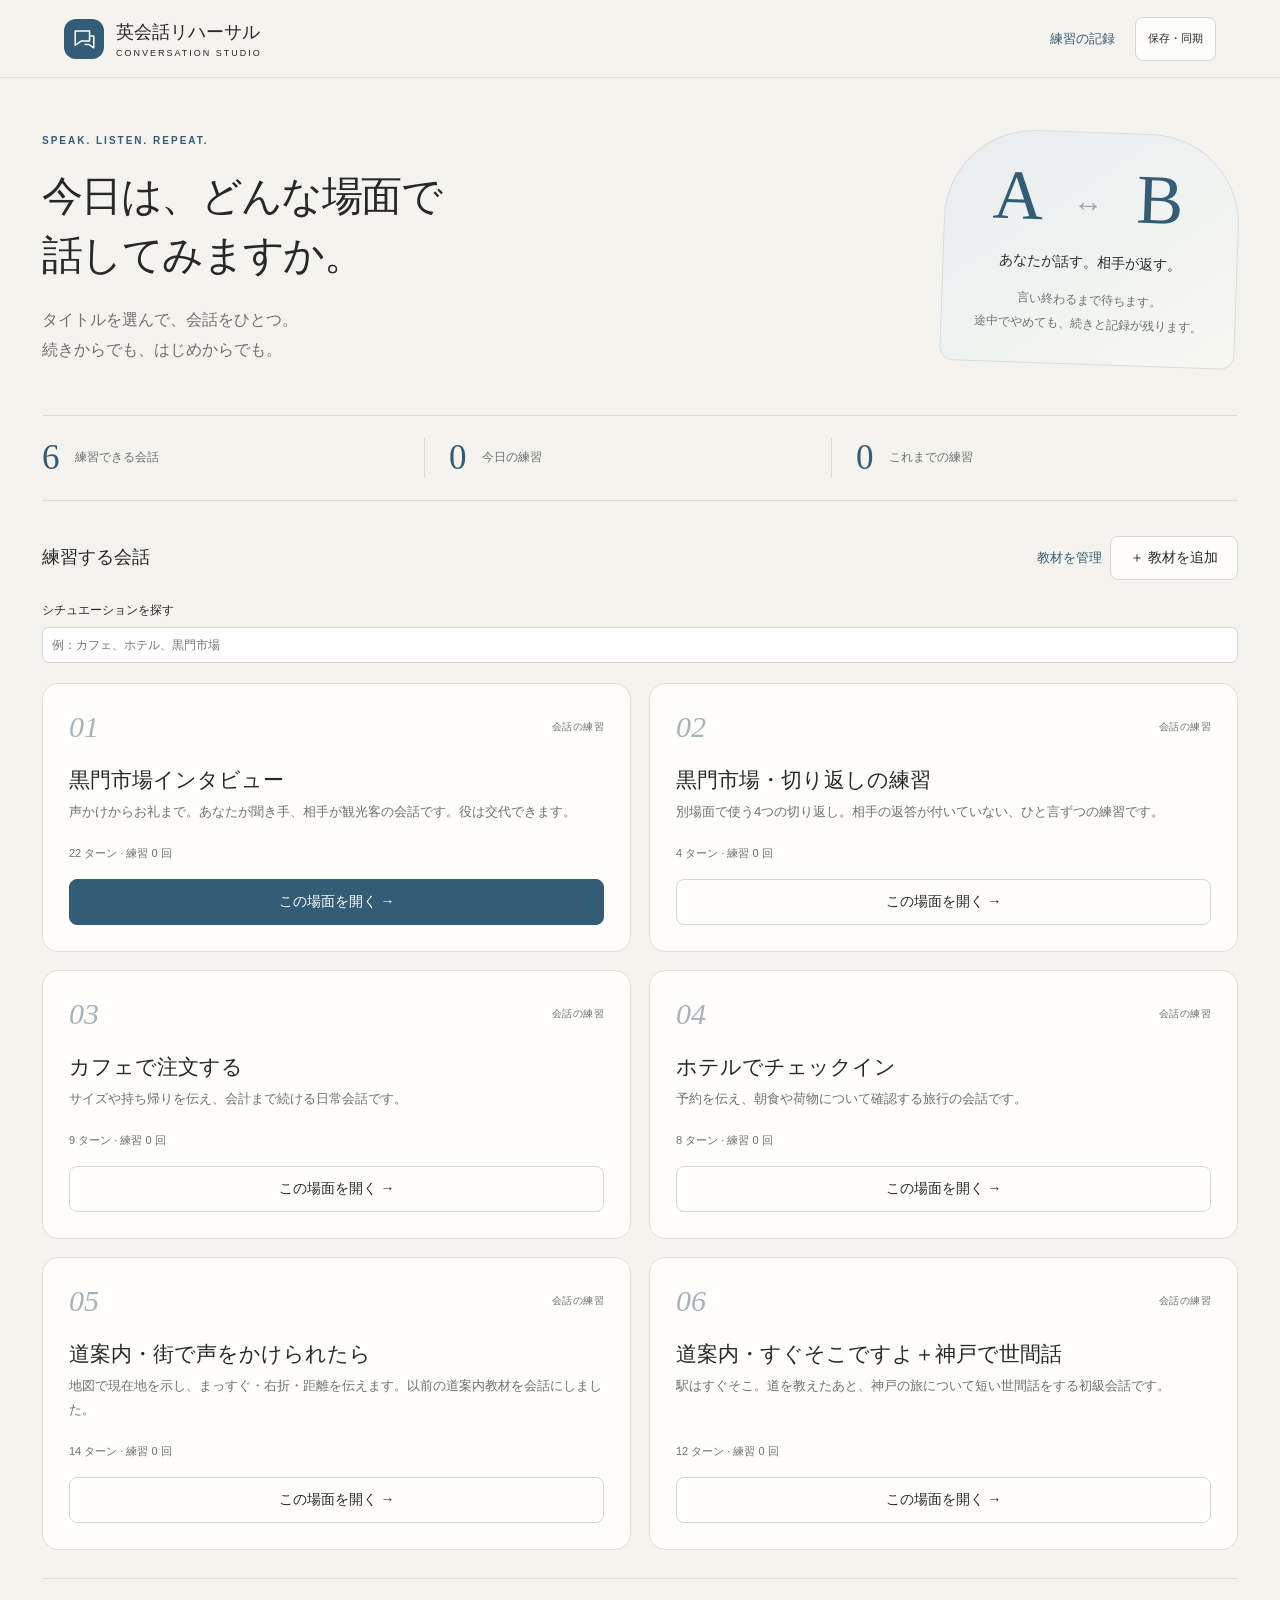
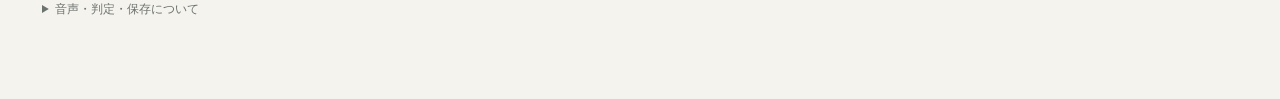
<file: conversation/index.html>
<!doctype html>
<html lang="ja"><head><meta charset="UTF-8"><meta name="viewport" content="width=device-width,initial-scale=1,viewport-fit=cover"><meta name="theme-color" content="#335d76"><title>英会話リハーサル</title><link rel="manifest" href="manifest.webmanifest"><link rel="icon" href="icon.svg" type="image/svg+xml"><link rel="stylesheet" href="style.css?v=5"><link rel="stylesheet" href="library.css?v=5"></head>
<body>
<header class="topbar"><a class="brand" href="./"><span class="brand-mark" aria-hidden="true"><svg viewBox="0 0 32 32"><path d="M5 7h17v12H12l-7 5V7Zm18 6h4v14l-6-4h-5"/></svg></span><span>英会話リハーサル<small>CONVERSATION STUDIO</small></span></a><div class="top-actions"><button id="history-open" class="text-button">練習の記録</button><button id="sync-open" class="secondary small">保存・同期</button></div></header>
<main>
<section id="library" hidden>
  <div class="hero"><div><p class="eyebrow">SPEAK. LISTEN. REPEAT.</p><h1 id="home-title" tabindex="-1">今日は、どんな場面で<br>話してみますか。</h1><p class="lead">タイトルを選んで、会話をひとつ。<br>続きからでも、はじめからでも。</p></div><div class="hero-note"><span class="note-number">A <i>↔</i> B</span><p>あなたが話す。相手が返す。</p><small>言い終わるまで待ちます。<br>途中でやめても、続きと記録が残ります。</small></div></div>
  <div id="home-stats" class="home-stats"></div>
  <div class="section-heading library-heading"><h2>練習する会話</h2><div class="helper-actions"><button id="manage-open" class="text-button">教材を管理</button><button id="add-lesson" class="secondary">＋ 教材を追加</button></div></div>
  <label class="lesson-search-label">シチュエーションを探す<input id="lesson-search" type="search" placeholder="例：カフェ、ホテル、黒門市場"></label>
  <div id="lesson-list" class="lesson-grid"></div>
  <details class="about"><summary>音声・判定・保存について</summary><p>相手役は登録されたセリフを英語の合成音声で読みます。声の自然さは、端末・ブラウザで利用できる音声によって変わります。ChatGPTの自由会話や有料APIは使用しません。</p><p>判定は音声認識の英文とお手本の一致度です。音素・アクセント・抑揚を採点するものではありません。固有名詞などの誤認識はスキップできます。</p><p>Chromeなどでは、音声認識のため音声がブラウザ提供元のサービスへ送られます。通信が必要な場合があります。教材・進捗はこのブラウザ内に保存します。録音は保存しません。教材は書き出してバックアップできます。</p><p><a href="https://developer.mozilla.org/en-US/docs/Web/API/SpeechRecognition" target="_blank" rel="noreferrer">音声認識の仕様</a> · <a href="https://learn.microsoft.com/en-us/azure/ai-services/speech-service/how-to-pronunciation-assessment" target="_blank" rel="noreferrer">より詳しい発音評価について（外部サービス・別契約）</a></p></details>
</section>
<section id="manager" hidden aria-labelledby="manager-title">
  <div class="section-heading"><button id="manager-back" class="text-button">トップに戻る <kbd>Esc</kbd></button></div>
  <p class="eyebrow">YOUR LIBRARY</p><h1 id="manager-title" tabindex="-1">教材を整える。</h1><p class="muted">今練習するものをトップへ。あとで使うものはアーカイブへ。<br>削除した教材はごみ箱から戻せます。練習の記録は残ります。</p>
  <div id="manage-tabs" class="manage-tabs" aria-label="教材の保存場所"><button data-state="active" aria-pressed="true">練習中</button><button data-state="archived" aria-pressed="false">アーカイブ</button><button data-state="deleted" aria-pressed="false">ごみ箱</button></div>
  <label class="lesson-search-label">タイトルを探す<input id="manage-search" type="search" placeholder="教材名で検索"></label>
  <div class="manage-toolbar"><label class="check"><input id="manage-all" type="checkbox">表示中を選択</label><span id="manage-selected" class="small muted">0 件選択</span><div class="helper-actions"><button id="bulk-archive" class="secondary small" disabled>アーカイブ</button><button id="bulk-restore" class="secondary small" disabled>トップに戻す</button><button id="bulk-delete" class="text-button small" disabled>削除</button></div></div>
  <p id="manage-status" class="small" role="status"></p><div id="manage-list" class="manage-list"></div>
</section>
<section id="studio" hidden>
  <div class="section-heading studio-navigation"><button id="back" class="text-button">トップに戻る <kbd>Esc</kbd></button><button id="export-lesson" class="text-button">教材を書き出す</button></div>
  <div class="studio-title"><div><p class="eyebrow">YOUR CONVERSATION</p><h1 id="lesson-title"></h1><p id="lesson-description" class="muted"></p></div><span id="session-count" class="pill"></span></div>
  <div class="workspace"><aside class="settings panel">
    <figure id="scene" class="scene"><img id="scene-image" src="scene-kuromon.png?v=3" alt="黒門市場をイメージした通路で、観光客がこちらを向いている写真風の生成画像"><div id="scene-error" hidden>画像を読み込めませんでした。<button id="scene-retry" class="secondary small">画像を再表示</button></div><figcaption><span>KUROMON MARKET</span><strong id="scene-state">観光客との会話</strong><small>練習用の生成イメージ</small></figcaption></figure>
    <div class="flow-note"><strong>声をかけたら、会話が始まります。</strong><p>あなた → 相手 → あなた。<br>合格したら、そのまま次の返答へ。</p></div>
    <details id="settings-details"><summary>声・テンポ・判定を調整</summary><div class="settings-inner">
    <label>あなたの役<select id="role"><option value="A">聞き手</option><option value="B">相手</option></select></label>
    <label>聞き取り判定<select id="difficulty"><option value="easy">優しい — 大筋が合えばOK</option><option value="medium" selected>中くらい — おおむね正確に</option><option value="strict">厳しい — ほぼ全文が一致</option></select></label>
    <label>英語の声<select id="voice"></select></label><button id="voice-preview" class="text-button small">選んだ声を試聴</button>
    <label>読み上げ速度 <output id="rate-value">1.0倍</output><input id="rate" type="range" min="0.65" max="1.15" step="0.05" value="1"></label>
    <label>言い終わってから待つ時間<select id="gap"><option value="700" selected>0.7秒 — 自然な会話</option><option value="1200">1.2秒 — 少しゆったり</option><option value="2000">2秒 — 標準</option><option value="3200">3.2秒 — ゆっくり</option><option value="5000">5秒 — じっくり</option></select></label>
    <label class="check"><input type="checkbox" id="auto" checked> 合格したら自動で次へ</label>
    <label class="check"><input type="checkbox" id="translation" checked> 日本語訳を表示</label>
    <label class="check"><input type="checkbox" id="scene-toggle" checked> 場面の画像を表示</label>
    <div class="setting-note">途中で考えても大丈夫です。文末まで聞き取れてから、無音の時間を待って進みます。</div>
    <p id="capability" class="muted small"></p>
    </div></details>
  </aside>
  <div class="practice-column">
    <div class="progress-head"><span id="progress-label">0 / 27 セリフ</span><span id="mode-label">準備できました</span></div><div class="progress-track"><div id="progress-fill"></div></div>
    <div id="conversation-history" class="conversation-history" aria-label="直前のやりとり"></div>
    <article class="conversation panel">
      <div class="turn-top"><span id="speaker" class="speaker">あなたの番</span><span id="line-number" class="muted small"></span></div>
      <p id="english" class="english" lang="en"></p><p id="japanese" class="japanese"></p>
      <div id="hint-box" class="hint-box" hidden><span class="eyebrow">読みの手がかり</span><p id="hint-text"></p><small>カタカナは近似です。お手本の音も聞いてください。</small></div>
      <div class="helper-actions"><button id="model" class="secondary small">お手本を聞く</button><button id="slow-model" class="secondary small">ゆっくり聞く</button><button id="hint" class="secondary small">カタカナヒント</button><button id="replay-partner" class="secondary small">相手の返答をもう一度</button></div>
      <div class="listening-box"><div class="listening-heading"><span id="listen-indicator" class="indicator"></span><strong id="status" role="status" aria-live="polite">「会話を始める」でマイクを接続します</strong></div><div class="meter" aria-label="マイクの音量"><div id="meter-fill"></div></div><p id="mic-health" class="small muted">マイク：停止中</p><p id="heard" lang="en">聞き取った英語がここに表示されます。</p><p id="feedback" class="feedback"></p><button id="reconnect-mic" class="text-button small" hidden>マイクを接続し直す</button></div>
      <div class="primary-actions"><button id="start" class="primary">会話を始める</button><button id="pause" class="secondary" hidden>一時停止</button><button id="done" class="primary" hidden>言い終わりました</button><button id="retry" class="secondary" hidden>最初から言い直す</button><button id="skip" class="text-button">このセリフをスキップ →</button><button id="exit-practice" class="text-button">中断・終了してトップへ</button></div>
      <p id="flow-status" class="flow-status">開始は一度だけ。あとは話すだけで進みます。</p>
      <p id="privacy" class="small muted">開始するとマイクを使います。音声認識はブラウザ提供元へ音声を送信する場合があります。</p>
    </article>
    <div id="next-preview" class="next-preview"></div>
    <section id="line-notes" class="panel line-notes" aria-labelledby="notes-title"><p class="eyebrow">A LITTLE HELP</p><h2 id="notes-title">このセリフのポイント</h2><p class="small muted">意味と形を確認してから、そのまま声に出せます。</p><div id="notes-content" class="notes-grid"></div></section>
    <details class="script-panel panel"><summary>会話全体を見る・途中のセリフから始める</summary><ol id="script-list"></ol></details>
    <section id="result" class="panel result" hidden><p class="eyebrow">CONVERSATION COMPLETE</p><h2>最後まで話せました。</h2><div class="score-heading"><strong id="session-score">—</strong><span>聞き取り一致度 / 100点<small>音素・アクセントを採点した点数ではありません。</small></span></div><p id="result-summary"></p><div id="session-stats" class="session-stats"></div><p id="record-status" class="small muted"></p><h3>苦手だったところを、もう一度。</h3><p class="small muted">復習したい文を選んでください。今日は終わることもできます。</p><div id="review-list"></div><div id="word-review" class="word-review"></div><div class="helper-actions"><button id="review-sentences" class="primary">選んだ文章を練習</button><button id="review-words" class="secondary">苦手な単語を練習</button><button id="finish-today" class="secondary">今日はここまで</button><button id="restart" class="text-button">同じ会話をもう一度</button></div></section>
  </div></div>
</section>
<p id="notice" class="notice" role="alert" hidden></p>
</main>
<dialog id="history-dialog"><div class="section-heading"><h2>練習の記録</h2><button id="history-close" class="text-button">閉じる</button></div><div id="history-summary" class="session-stats"></div><div id="history-list"></div></dialog>
<dialog id="sync-dialog"><div class="section-heading"><h2>保存とパソコン間の同期</h2><button id="sync-close" class="text-button">閉じる</button></div><p>教材・点数・復習・練習回数を、この端末に自動保存します。別のパソコンにも同じGoogleアカウントで引き継げます。</p><div class="save-state"><strong id="local-save-status">端末に保存</strong><p id="cloud-state" role="status">クラウドは未接続です。</p><small id="cloud-account"></small></div><div class="helper-actions"><button id="cloud-login" class="primary">Googleで同期を始める</button><button id="cloud-sync" class="secondary" disabled>今すぐ同期</button><button id="cloud-logout" class="text-button" hidden>同期を切る</button></div><p class="small muted">同期先は既存タイピング用のFirebaseです。会話用の専用データに保存し、音声録音は送信・保存しません。接続できない時も端末の記録を残し、次の同期時に送ります。</p><hr><h3>ファイルにも控えを残す</h3><p class="small muted">教材と全練習履歴を一括で書き出します。別の端末への手動引き継ぎにも使えます。読み込みは同じ記録を二重に数えず、既存データと合流します。</p><div class="helper-actions"><button id="backup-export" class="secondary">全データを書き出す</button><label class="file-button secondary">バックアップを読み込む<input id="backup-import" type="file" accept=".json" hidden></label></div><p id="backup-status" role="status" class="small"></p><p class="small muted">Google同期を他の端末で使うにはHTTPS版の公開が必要です。現在のlocalhostはこのPC専用です。</p></dialog>
<dialog id="import-dialog"><form id="import-form"><div class="section-heading"><h2>会話の教材を追加</h2><button type="button" id="close-import" class="text-button">閉じる</button></div><p class="muted">A と B のセリフを好きな順番で追加できます。同じ役が続いても大丈夫です。</p><label>教材名<input id="import-title" maxlength="100" placeholder="例：カフェで注文する"></label><label>ファイルを読み込む（CSV / JSON / TXT）<input id="import-file" type="file" accept=".csv,.json,.txt"></label><label>会話の内容<textarea id="import-text" rows="9" spellcheck="false" placeholder="A | Hi! Do you have a minute? | 少しお時間ありますか？ | ハイ！ ドゥーユー ハヴァ ミニット？&#10;B | Sure. What's up? | いいですよ。どうしました？ | シュア。ワッツ アップ？"></textarea></label><p class="small muted">1行ごとに「役 | 英文 | 日本語訳 | 読みのヒント」。訳とヒントは省略できます。CSVは role,en,ja,hint 列に対応。既存の長文CSVも「あなた：」「相手：」付きなら読み込めます。</p><div id="import-preview" class="small"></div><p id="import-error" role="alert"></p><div class="helper-actions"><button type="button" id="preview-import" class="secondary">内容を確認</button><button type="submit" class="primary">教材を保存</button></div></form></dialog>
<div id="mobile-session-bar" class="mobile-session-bar" hidden><button id="mobile-toggle" class="primary">会話を始める</button><button id="mobile-exit" class="secondary">終了してトップへ</button></div>
<script src="core.js?v=5"></script><script src="lessons.js?v=3"></script><script src="scenarios.js?v=3"></script><script src="directions.js?v=6"></script><script src="interview-notes.js?v=5"></script><script src="notes.js?v=5"></script><script src="score.js?v=3"></script><script src="records.js?v=5"></script><script src="app.js?v=5"></script>
</body></html>
</file>
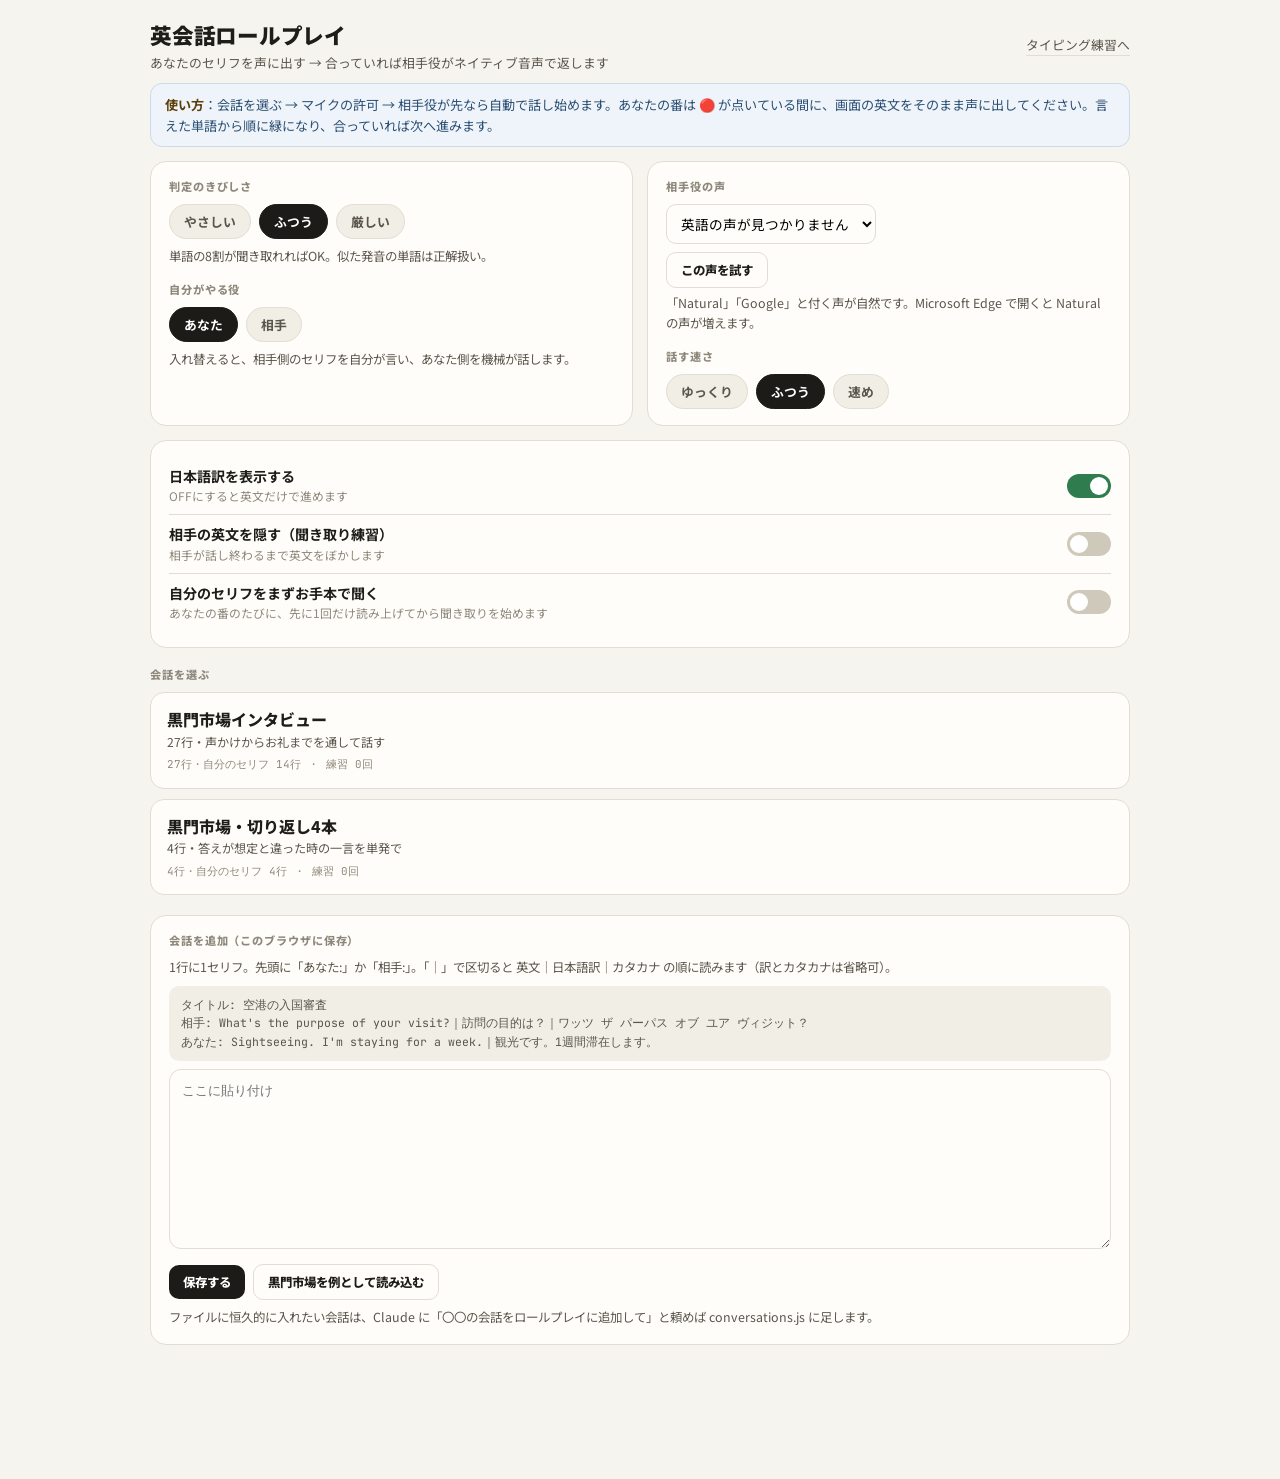
<file: speak_en.html>
<!DOCTYPE html>
<html lang="ja">
<head>
<meta charset="UTF-8">
<meta name="viewport" content="width=device-width, initial-scale=1.0">
<title>英会話ロールプレイ</title>
<link href="https://fonts.googleapis.com/css2?family=Noto+Sans+JP:wght@400;600;700;900&family=JetBrains+Mono:wght@400;700;800&display=swap" rel="stylesheet">
<style>
:root{
  --bg:#f6f4ef; --surface:#fffdf9; --surface-alt:#f1eee6; --border:#e2ddd2;
  --text:#1f1d1a; --sub:#5b564d; --muted:#8e887c;
  --green:#2f7d4f; --green-bg:#e6f4ea; --amber:#b7791f; --amber-bg:#fdf3e0; --red:#c0392b; --red-bg:#fbe9e7;
  --ink:#1c1b18;
}
*{box-sizing:border-box}
html,body{margin:0;padding:0}
body{font-family:'Noto Sans JP',sans-serif;background:var(--bg);color:var(--text);line-height:1.6;padding:0 16px 120px;min-height:100vh}
a{color:inherit}
.wrap{max-width:980px;margin:0 auto}
.topbar{display:flex;align-items:center;justify-content:space-between;gap:12px;padding:18px 0 10px;flex-wrap:wrap}
.topbar h1{font-size:1.35rem;font-weight:900;margin:0;letter-spacing:-0.01em}
.topbar .sub{font-size:0.8rem;color:var(--sub)}
.link{font-size:0.8rem;color:var(--sub);text-decoration:none;border-bottom:1px solid var(--border)}
.card{background:var(--surface);border:1px solid var(--border);border-radius:16px;padding:16px 18px;margin-bottom:14px}
.sec-label{font-size:0.7rem;font-weight:800;letter-spacing:0.08em;color:var(--muted);margin-bottom:8px}
.grid2{display:grid;grid-template-columns:1fr 1fr;gap:14px}
@media(max-width:720px){.grid2{grid-template-columns:1fr}}
.row{display:flex;flex-wrap:wrap;gap:8px;align-items:center}
.chip{font-family:inherit;font-size:0.8rem;font-weight:700;padding:7px 14px;border-radius:999px;border:1px solid var(--border);background:var(--surface-alt);color:var(--sub);cursor:pointer}
.chip.on{background:var(--ink);color:#fff;border-color:var(--ink)}
.chip:disabled{opacity:.4;cursor:default}
select{font-family:inherit;font-size:0.85rem;padding:8px 10px;border-radius:10px;border:1px solid var(--border);background:var(--surface);max-width:100%}
.hint{font-size:0.78rem;color:var(--sub)}
.warn{background:var(--amber-bg);border:1px solid #efd9a8;border-radius:12px;padding:10px 14px;font-size:0.82rem;color:#7a5410;margin-bottom:14px}
.warn b{color:#5d3f0a}
.toggle-row{display:flex;justify-content:space-between;align-items:center;gap:12px;padding:8px 0;border-top:1px solid var(--border)}
.toggle-row:first-of-type{border-top:0}
.toggle-row .t{font-size:0.88rem;font-weight:700}
.toggle-row .s{font-size:0.74rem;color:var(--muted)}
.sw{position:relative;width:44px;height:24px;flex-shrink:0}
.sw input{opacity:0;width:0;height:0}
.sw span{position:absolute;inset:0;background:#cfc9bc;border-radius:999px;transition:.2s}
.sw span::after{content:'';position:absolute;top:3px;left:3px;width:18px;height:18px;border-radius:50%;background:#fff;transition:.2s}
.sw input:checked+span{background:var(--green)}
.sw input:checked+span::after{transform:translateX(20px)}

/* 会話一覧 */
.conv{display:flex;justify-content:space-between;align-items:center;gap:12px;padding:14px 16px;border:1px solid var(--border);border-radius:14px;background:var(--surface);margin-bottom:10px;cursor:pointer;transition:.15s}
.conv:hover{border-color:#bfb8a8;transform:translateY(-1px)}
.conv .ct{font-size:1rem;font-weight:800}
.conv .cs{font-size:0.76rem;color:var(--sub)}
.conv .cm{font-family:'JetBrains Mono',monospace;font-size:0.68rem;color:var(--muted);margin-top:4px}
.conv .cm b{color:var(--green)}
.conv .tag{font-family:'JetBrains Mono',monospace;font-size:0.58rem;font-weight:800;letter-spacing:.06em;padding:3px 8px;border-radius:999px;background:var(--surface-alt);color:var(--sub);margin-left:6px}
.conv .del{font-family:inherit;font-size:0.72rem;color:var(--muted);background:none;border:1px solid var(--border);border-radius:8px;padding:4px 8px;cursor:pointer;flex-shrink:0}
.btn{font-family:inherit;font-size:0.9rem;font-weight:800;padding:12px 22px;border-radius:14px;border:0;background:var(--ink);color:#fff;cursor:pointer}
.btn.ghost{background:var(--surface);color:var(--text);border:1px solid var(--border)}
.btn.small{font-size:0.78rem;padding:8px 14px;border-radius:10px}
.btn:disabled{opacity:.4;cursor:default}
textarea{width:100%;min-height:180px;font-family:'JetBrains Mono',monospace;font-size:0.8rem;padding:12px;border-radius:12px;border:1px solid var(--border);background:var(--surface);resize:vertical}
pre.fmt{font-family:'JetBrains Mono',monospace;font-size:0.72rem;background:var(--surface-alt);border-radius:10px;padding:10px 12px;overflow-x:auto;margin:8px 0;color:var(--sub)}

/* 練習画面 */
.playhead{position:sticky;top:0;z-index:5;background:var(--bg);padding:12px 0 8px;border-bottom:2px solid var(--green);margin-bottom:12px}
.playhead .ttl{font-size:1.15rem;font-weight:900}
.playhead .meta{display:flex;gap:10px;align-items:center;flex-wrap:wrap;font-family:'JetBrains Mono',monospace;font-size:0.74rem;color:var(--sub)}
.bar{flex:1;min-width:120px;height:6px;background:var(--border);border-radius:3px;overflow:hidden}
.bar i{display:block;height:100%;background:var(--green);width:0;transition:.3s}
.script{display:flex;flex-direction:column;gap:10px;padding-bottom:20px}
.ln{border:1px solid var(--border);border-radius:16px;padding:12px 16px;background:var(--surface);opacity:.55;transition:.25s}
.ln.cur{opacity:1;box-shadow:0 6px 24px rgba(0,0,0,.06);border-color:#bfb8a8}
.ln.partner{background:var(--surface-alt)}
.ln.partner.cur{border-color:#6b9ac4;background:#eef4fa}
.ln.you.cur{border-color:var(--green)}
.ln .who{font-size:0.66rem;font-weight:800;letter-spacing:.06em;color:var(--muted);margin-bottom:4px}
.ln.you .who{color:var(--green)}
.ln.partner .who{color:#3b6fa0}
.ln .en{font-family:'JetBrains Mono',monospace;font-size:1.05rem;line-height:1.8}
.ln.cur.you .en{font-size:1.3rem}
.ln .en .w{border-radius:4px;padding:0 2px;transition:.15s}
.ln .en .w.hit{background:var(--green-bg);color:var(--green);font-weight:800}
.ln .en .w.miss{background:var(--red-bg);color:var(--red)}
.ln .en.hidden-en{filter:blur(6px);user-select:none}
.ln .ja{font-size:0.82rem;color:var(--sub);margin-top:4px}
.ln .kana{font-size:0.9rem;color:#7a5410;background:var(--amber-bg);border-radius:8px;padding:6px 10px;margin-top:8px}
.ln .heard{font-family:'JetBrains Mono',monospace;font-size:0.82rem;color:var(--sub);margin-top:8px;min-height:1.4em}
.ln .heard b{font-family:'Noto Sans JP',sans-serif;font-size:0.68rem;color:var(--muted);margin-right:6px}
.ln .fb{font-size:0.8rem;margin-top:6px;font-weight:700}
.ln .fb.ok{color:var(--green)}
.ln .fb.ng{color:var(--red)}
.ln .fb.sk{color:var(--amber)}
.ln .badge{display:inline-block;font-family:'JetBrains Mono',monospace;font-size:0.62rem;font-weight:800;padding:2px 8px;border-radius:999px;margin-left:8px;vertical-align:middle}
.badge.ok{background:var(--green-bg);color:var(--green)}
.badge.sk{background:var(--amber-bg);color:var(--amber)}

.ctrl{position:fixed;left:0;right:0;bottom:0;background:rgba(255,253,249,.96);backdrop-filter:blur(8px);border-top:1px solid var(--border);padding:10px 16px calc(10px + env(safe-area-inset-bottom));z-index:10}
.ctrl .in{max-width:980px;margin:0 auto;display:flex;flex-direction:column;gap:8px}
.status{display:flex;align-items:center;gap:10px;font-size:0.86rem;font-weight:700}
.dot{width:12px;height:12px;border-radius:50%;background:#cfc9bc;flex-shrink:0}
.dot.listen{background:var(--red);animation:pulse 1s infinite}
.dot.speak{background:#3b6fa0;animation:pulse .7s infinite}
.dot.ok{background:var(--green)}
@keyframes pulse{0%{box-shadow:0 0 0 0 rgba(192,57,43,.45)}100%{box-shadow:0 0 0 12px rgba(192,57,43,0)}}
.ctrl .row .btn{flex:1;min-width:88px}
.ctrl .row .btn.ghost{flex:0 0 auto}

/* 結果 */
.res-speed{font-family:'JetBrains Mono',monospace;font-size:2.6rem;font-weight:700;line-height:1;text-align:center;margin:8px 0}
.res-rank{font-family:'JetBrains Mono',monospace;font-size:0.72rem;font-weight:800;letter-spacing:.08em;padding:4px 12px;border-radius:999px;background:var(--surface-alt);color:var(--sub)}
.res-grid{display:grid;grid-template-columns:repeat(4,1fr);gap:8px;margin:14px 0}
@media(max-width:560px){.res-grid{grid-template-columns:repeat(2,1fr)}}
.res-cell{background:var(--surface-alt);border-radius:12px;padding:10px;text-align:center}
.res-cell .l{font-size:0.66rem;color:var(--muted);font-weight:700}
.res-cell .v{font-family:'JetBrains Mono',monospace;font-size:1.05rem;font-weight:700}
.res-line{display:flex;gap:10px;align-items:baseline;padding:8px 0;border-top:1px solid var(--border);font-size:0.82rem}
.res-line .n{font-family:'JetBrains Mono',monospace;color:var(--muted);width:2.2em;flex-shrink:0}
.res-line .e{font-family:'JetBrains Mono',monospace;flex:1;min-width:0}
.res-line .r{font-family:'JetBrains Mono',monospace;font-weight:700;flex-shrink:0}
.res-line .r.ok{color:var(--green)} .res-line .r.sk{color:var(--amber)} .res-line .r.ng{color:var(--red)}
.toast{position:fixed;left:50%;bottom:110px;transform:translateX(-50%);background:var(--ink);color:#fff;font-size:0.82rem;padding:10px 16px;border-radius:12px;opacity:0;transition:.25s;pointer-events:none;z-index:20;max-width:90vw}
.toast.show{opacity:1}
[hidden]{display:none!important}
kbd{font-family:'JetBrains Mono',monospace;font-size:0.7rem;border:1px solid var(--border);border-radius:5px;padding:1px 5px;background:var(--surface)}
</style>
</head>
<body>
<div class="wrap">

<!-- ═══════ ホーム ═══════ -->
<section id="scr-home">
  <div class="topbar">
    <div>
      <h1>英会話ロールプレイ</h1>
      <div class="sub">あなたのセリフを声に出す → 合っていれば相手役がネイティブ音声で返します</div>
    </div>
    <a class="link" href="typing_en_firebase.html">タイピング練習へ</a>
  </div>

  <div class="warn" id="support-warn" hidden></div>
  <div class="warn" style="background:#eef4fa;border-color:#c9dbec;color:#2c4f73">
    <b>使い方</b>：会話を選ぶ → マイクの許可 → 相手役が先なら自動で話し始めます。あなたの番は 🔴 が点いている間に、画面の英文をそのまま声に出してください。言えた単語から順に緑になり、合っていれば次へ進みます。
  </div>

  <div class="grid2">
    <div class="card">
      <div class="sec-label">判定のきびしさ</div>
      <div class="row" id="level-row">
        <button class="chip" data-level="easy">やさしい</button>
        <button class="chip on" data-level="normal">ふつう</button>
        <button class="chip" data-level="strict">厳しい</button>
      </div>
      <div class="hint" id="level-hint" style="margin-top:8px"></div>
      <div class="sec-label" style="margin-top:14px">自分がやる役</div>
      <div class="row" id="role-row">
        <button class="chip on" data-role="you">あなた</button>
        <button class="chip" data-role="partner">相手</button>
      </div>
      <div class="hint" style="margin-top:8px">入れ替えると、相手側のセリフを自分が言い、あなた側を機械が話します。</div>
    </div>
    <div class="card">
      <div class="sec-label">相手役の声</div>
      <select id="voice-select"><option>読み込み中…</option></select>
      <div class="row" style="margin-top:8px">
        <button class="btn small ghost" id="voice-test">この声を試す</button>
      </div>
      <div class="hint" style="margin-top:6px">「Natural」「Google」と付く声が自然です。Microsoft Edge で開くと Natural の声が増えます。</div>
      <div class="sec-label" style="margin-top:14px">話す速さ</div>
      <div class="row" id="rate-row">
        <button class="chip" data-rate="0.8">ゆっくり</button>
        <button class="chip on" data-rate="1">ふつう</button>
        <button class="chip" data-rate="1.15">速め</button>
      </div>
    </div>
  </div>

  <div class="card">
    <div class="toggle-row">
      <div><div class="t">日本語訳を表示する</div><div class="s">OFFにすると英文だけで進めます</div></div>
      <label class="sw"><input type="checkbox" id="opt-ja" checked><span></span></label>
    </div>
    <div class="toggle-row">
      <div><div class="t">相手の英文を隠す（聞き取り練習）</div><div class="s">相手が話し終わるまで英文をぼかします</div></div>
      <label class="sw"><input type="checkbox" id="opt-hide"><span></span></label>
    </div>
    <div class="toggle-row">
      <div><div class="t">自分のセリフをまずお手本で聞く</div><div class="s">あなたの番のたびに、先に1回だけ読み上げてから聞き取りを始めます</div></div>
      <label class="sw"><input type="checkbox" id="opt-model"><span></span></label>
    </div>
  </div>

  <div class="sec-label" style="margin:18px 0 8px">会話を選ぶ</div>
  <div id="conv-list"></div>

  <div class="card" style="margin-top:20px">
    <div class="sec-label">会話を追加（このブラウザに保存）</div>
    <div class="hint">1行に1セリフ。先頭に「あなた:」か「相手:」。「｜」で区切ると 英文｜日本語訳｜カタカナ の順に読みます（訳とカタカナは省略可）。</div>
<pre class="fmt">タイトル: 空港の入国審査
相手: What's the purpose of your visit?｜訪問の目的は？｜ワッツ ザ パーパス オブ ユア ヴィジット？
あなた: Sightseeing. I'm staying for a week.｜観光です。1週間滞在します。</pre>
    <textarea id="add-text" placeholder="ここに貼り付け"></textarea>
    <div class="row" style="margin-top:8px">
      <button class="btn small" id="add-save">保存する</button>
      <button class="btn small ghost" id="add-sample">黒門市場を例として読み込む</button>
      <span class="hint" id="add-msg"></span>
    </div>
    <div class="hint" style="margin-top:8px">ファイルに恒久的に入れたい会話は、Claude に「〇〇の会話をロールプレイに追加して」と頼めば conversations.js に足します。</div>
  </div>
</section>

<!-- ═══════ 練習 ═══════ -->
<section id="scr-play" hidden>
  <div class="playhead">
    <div class="row" style="justify-content:space-between">
      <div>
        <div class="ttl" id="play-title"></div>
        <div class="meta"><span id="play-count">0 / 0</span><span class="bar"><i id="play-bar"></i></span><span id="play-level"></span></div>
      </div>
      <button class="btn small ghost" id="play-quit">やめる</button>
    </div>
  </div>
  <div class="script" id="script"></div>
</section>

<!-- ═══════ 結果 ═══════ -->
<section id="scr-result" hidden>
  <div class="topbar"><h1>おつかれさまでした</h1></div>
  <div class="card">
    <div class="row" style="justify-content:space-between">
      <div><div style="font-weight:900" id="res-title"></div><div class="hint" id="res-sub"></div></div>
      <span class="res-rank" id="res-rank">RANK -</span>
    </div>
    <div class="res-speed" id="res-score">0%</div>
    <div class="hint" style="text-align:center" id="res-note"></div>
    <div class="res-grid">
      <div class="res-cell"><div class="l">自分のセリフ</div><div class="v" id="res-lines">0</div></div>
      <div class="res-cell"><div class="l">一発OK</div><div class="v" id="res-first">0</div></div>
      <div class="res-cell"><div class="l">言い直し</div><div class="v" id="res-retry">0</div></div>
      <div class="res-cell"><div class="l">スキップ</div><div class="v" id="res-skip">0</div></div>
    </div>
    <div class="row">
      <button class="btn" id="res-again">もう一度</button>
      <button class="btn ghost" id="res-home">一覧に戻る</button>
    </div>
  </div>
  <div class="card">
    <div class="sec-label">セリフごとの結果</div>
    <div id="res-detail"></div>
  </div>
</section>

</div>

<!-- 操作バー（練習中のみ） -->
<div class="ctrl" id="ctrl" hidden>
  <div class="in">
    <div class="status"><span class="dot" id="dot"></span><span id="status-text">準備中…</span></div>
    <div class="row">
      <button class="btn ghost" id="b-model" title="自分のセリフのお手本を聞く">お手本</button>
      <button class="btn ghost" id="b-slow" title="ゆっくり読み上げ">ゆっくり</button>
      <button class="btn ghost" id="b-kana" title="カタカナ読みを表示">カタカナ</button>
      <button class="btn ghost" id="b-replay" title="相手のセリフをもう一度">もう一度聞く</button>
      <button class="btn ghost" id="b-mic" title="聞き取りを止めて再開">マイク再開</button>
      <button class="btn" id="b-skip">スキップ</button>
    </div>
  </div>
</div>
<div class="toast" id="toast"></div>

<script src="conversations.js"></script>
<script>
// ─────────────────────────────────────────────
// 基本
// ─────────────────────────────────────────────
const $ = id => document.getElementById(id);
const SETTINGS_KEY = 'speak-en-settings';
const CUSTOM_KEY   = 'speak-en-custom';
const statKey = id => 'speak-en-stat-' + id;
let toastTimer = null;
function toast(msg){ const t=$('toast'); t.textContent=msg; t.classList.add('show'); clearTimeout(toastTimer); toastTimer=setTimeout(()=>t.classList.remove('show'),2200); }
function loadJson(k, d){ try{ const v=localStorage.getItem(k); return v?JSON.parse(v):d; }catch(e){ return d; } }
function saveJson(k, v){ try{ localStorage.setItem(k, JSON.stringify(v)); }catch(e){} }

const settings = Object.assign({ level:'normal', role:'you', voiceName:'', rate:1, showJa:true, hideEn:false, modelFirst:false }, loadJson(SETTINGS_KEY, {}));
function saveSettings(){ saveJson(SETTINGS_KEY, settings); }

const LEVELS = {
  easy:   { th:0.60, fuzzy:true,  label:'やさしい', hint:'単語の6割が聞き取れればOK。似た発音の単語も正解扱い。' },
  normal: { th:0.78, fuzzy:true,  label:'ふつう',   hint:'単語の8割が聞き取れればOK。似た発音の単語は正解扱い。' },
  strict: { th:0.95, fuzzy:false, label:'厳しい',   hint:'ほぼ全単語が正確に聞き取れないと進めません。' }
};

// ─────────────────────────────────────────────
// 対応チェック
// ─────────────────────────────────────────────
const SR = window.SpeechRecognition || window.webkitSpeechRecognition || null;
const synth = window.speechSynthesis || null;
(function(){
  const w = $('support-warn');
  if(!SR){
    w.hidden = false;
    w.innerHTML = '<b>このブラウザは音声認識に対応していません。</b> Chrome か Microsoft Edge で開いてください（Safari・Firefox は不可）。';
  } else if(location.protocol === 'file:'){
    w.hidden = false;
    w.innerHTML = '<b>file:// で開いています。</b>マイクが使えない場合は https の公開URL（zymnsy.github.io/typing/speak_en.html）で開いてください。';
  }
})();

// ─────────────────────────────────────────────
// 読み上げ（相手役）
// ─────────────────────────────────────────────
let enVoices = [];
let utterRef = null;
function voiceRank(v){
  const n = v.name;
  let r = 5;
  if(/natural/i.test(n)) r = 0;
  else if(/google/i.test(n)) r = 1;
  else if(/online/i.test(n)) r = 2;
  else if(/samantha|karen|daniel|moira|aria|jenny|guy/i.test(n)) r = 3;
  if(/^en[-_]?US/i.test(v.lang)) r -= 0.5;
  return r;
}
function loadVoices(){
  if(!synth) return;
  const all = synth.getVoices() || [];
  enVoices = all.filter(v => /^en/i.test(v.lang)).sort((a,b)=>voiceRank(a)-voiceRank(b));
  const sel = $('voice-select'); sel.innerHTML = '';
  if(!enVoices.length){ sel.innerHTML = '<option>英語の声が見つかりません</option>'; return; }
  enVoices.forEach((v,i)=>{
    const o = document.createElement('option'); o.value = i;
    const flag = /US/i.test(v.lang)?'🇺🇸':/GB/i.test(v.lang)?'🇬🇧':/AU/i.test(v.lang)?'🇦🇺':'🌐';
    o.textContent = `${flag} ${v.name.replace(/Microsoft |Google /,'').replace(/ - English.*$/,'')}${/natural/i.test(v.name)?' ★':''}`;
    sel.appendChild(o);
  });
  let idx = enVoices.findIndex(v => v.name === settings.voiceName);
  if(idx < 0){ idx = 0; settings.voiceName = enVoices[0].name; saveSettings(); }
  sel.value = idx;
}
if(synth){ loadVoices(); synth.onvoiceschanged = loadVoices; }
$('voice-select').addEventListener('change', e=>{ const v = enVoices[+e.target.value]; if(v){ settings.voiceName = v.name; saveSettings(); } });
$('voice-test').addEventListener('click', ()=> speak("Hi there! Nice to meet you. How's it going?", 1));

function pickVoice(){
  return enVoices.find(v => v.name === settings.voiceName) || enVoices[0] || null;
}
// 話し終わるまで待てる読み上げ。onend が来ない環境向けに長さから見積もった保険タイマー付き
function speak(text, rateMul){
  return new Promise(res=>{
    if(!synth){ res(); return; }
    try{ synth.cancel(); }catch(e){}
    const u = new SpeechSynthesisUtterance(text);
    const rate = settings.rate * (rateMul || 1);
    u.lang = 'en-US'; u.rate = rate; u.pitch = 1; u.volume = 1;
    const v = pickVoice(); if(v) u.voice = v;
    let done = false;
    const finish = ()=>{ if(done) return; done = true; if(utterRef===u) utterRef=null; res(); };
    u.onend = finish; u.onerror = finish;
    setTimeout(finish, 1500 + text.length * 95 / rate);
    utterRef = u;
    if(synth.paused) synth.resume();
    synth.speak(u);
  });
}
function stopSpeaking(){ try{ if(synth) synth.cancel(); }catch(e){} }

// ─────────────────────────────────────────────
// 文の正規化と単語一致（判定の中身）
// ─────────────────────────────────────────────
const CONTRACTIONS = {
  "i'm":"i am","it's":"it is","that's":"that is","what's":"what is","where's":"where is","how's":"how is","who's":"who is","there's":"there is","here's":"here is",
  "you're":"you are","they're":"they are","we're":"we are","he's":"he is","she's":"she is",
  "it'll":"it will","i'll":"i will","you'll":"you will","we'll":"we will","they'll":"they will",
  "i've":"i have","you've":"you have","we've":"we have","they've":"they have",
  "don't":"do not","doesn't":"does not","didn't":"did not","can't":"can not","cannot":"can not","couldn't":"could not","won't":"will not","wouldn't":"would not","isn't":"is not","aren't":"are not","wasn't":"was not","weren't":"were not",
  "i'd":"i would","you'd":"you would","let's":"let us","gonna":"going to","wanna":"want to","gotta":"got to","ok":"okay","yep":"yeah","yup":"yeah"
};
const FILLERS = new Set(['uh','um','hmm','hm','oh','ah','er','mm','well','like']);
const ONES = ['zero','one','two','three','four','five','six','seven','eight','nine','ten','eleven','twelve','thirteen','fourteen','fifteen','sixteen','seventeen','eighteen','nineteen'];
const TENS = ['','','twenty','thirty','forty','fifty','sixty','seventy','eighty','ninety'];
function numToWords(n){
  if(n < 20) return ONES[n];
  if(n < 100) return TENS[Math.floor(n/10)] + (n%10 ? ' '+ONES[n%10] : '');
  if(n < 1000) return ONES[Math.floor(n/100)] + ' hundred' + (n%100 ? ' '+numToWords(n%100) : '');
  if(n < 1000000) return numToWords(Math.floor(n/1000)) + ' thousand' + (n%1000 ? ' '+numToWords(n%1000) : '');
  return String(n);
}
function normalize(text){
  let t = (text||'').toLowerCase()
    .replace(/[’‘]/g,"'")
    .replace(/(\d),(\d)/g,'$1$2')            // 3,000 → 3000
    .replace(/\d+/g, m => ' '+numToWords(parseInt(m,10))+' ')
    .replace(/[^a-z' ]+/g,' ')
    .replace(/\s+/g,' ').trim();
  return t.split(' ').filter(Boolean).flatMap(w => {
    w = w.replace(/^'+|'+$/g,'');
    if(!w) return [];
    if(CONTRACTIONS[w]) return CONTRACTIONS[w].split(' ');
    return [w];
  });
}
function lev(a,b){
  const m=a.length,n=b.length; if(!m) return n; if(!n) return m;
  let prev = Array.from({length:n+1},(_,j)=>j);
  for(let i=1;i<=m;i++){
    const cur=[i];
    for(let j=1;j<=n;j++){
      cur[j] = Math.min(prev[j]+1, cur[j-1]+1, prev[j-1]+(a[i-1]===b[j-1]?0:1));
    }
    prev = cur;
  }
  return prev[n];
}
function wordEq(t, s, fuzzy){
  if(t === s) return true;
  if(!fuzzy) return false;
  const L = Math.max(t.length, s.length);
  if(L < 4) return false;
  return 1 - lev(t,s)/L >= 0.75;
}
// 目標文の各単語が、聞き取った文の中に順番どおり現れるか（LCS）。戻り値＝各単語のヒット配列と得点
function align(targetWords, heardWords, fuzzy){
  const m = targetWords.length, n = heardWords.length;
  const dp = Array.from({length:m+1}, ()=>new Array(n+1).fill(0));
  for(let i=m-1;i>=0;i--) for(let j=n-1;j>=0;j--){
    dp[i][j] = wordEq(targetWords[i], heardWords[j], fuzzy) ? dp[i+1][j+1]+1 : Math.max(dp[i+1][j], dp[i][j+1]);
  }
  const hit = new Array(m).fill(false);
  let i=0,j=0;
  while(i<m && j<n){
    if(wordEq(targetWords[i], heardWords[j], fuzzy)){ hit[i]=true; i++; j++; }
    else if(dp[i+1][j] >= dp[i][j+1]) i++; else j++;
  }
  let need=0, got=0, lastIdx=-1;
  targetWords.forEach((w,k)=>{ if(FILLERS.has(w)) return; need++; lastIdx=k; if(hit[k]) got++; });
  // endHit = 文末の単語まで言えたか（途中判定で早く進みすぎないための目印）
  return { hit, score: need ? got/need : 1, endHit: lastIdx<0 ? true : hit[lastIdx] };
}

// ─────────────────────────────────────────────
// 会話データ（組み込み＋ブラウザ保存）
// ─────────────────────────────────────────────
function allConvs(){
  const custom = loadJson(CUSTOM_KEY, []).map(c => Object.assign({custom:true}, c));
  return [...(window.CONVERSATIONS||[]), ...custom];
}
function parseConvText(text){
  const lines = []; let title = '';
  text.split(/\r?\n/).forEach(raw=>{
    const s = raw.trim(); if(!s) return;
    let m = s.match(/^(タイトル|題名|title)\s*[:：]\s*(.+)$/i);
    if(m){ title = m[2].trim(); return; }
    m = s.match(/^(あなた|自分|相手|A|B|Y|P|you|me|partner)\s*[:：]\s*(.+)$/i);
    if(!m) return;
    const who = /^(あなた|自分|A|Y|you|me)$/i.test(m[1]) ? 'you' : 'partner';
    const parts = m[2].split(/[|｜]/).map(x=>x.trim());
    if(!parts[0]) return;
    lines.push({ who, en: parts[0], ja: parts[1]||'', kana: parts[2]||'' });
  });
  return { title, lines };
}
function renderConvList(){
  const box = $('conv-list'); box.innerHTML = '';
  allConvs().forEach(c=>{
    const st = loadJson(statKey(c.id), {});
    const mine = c.lines.filter(l => l.who === settings.role).length;
    const el = document.createElement('div'); el.className = 'conv';
    el.innerHTML = `<div style="min-width:0">
        <div class="ct">${esc(c.title)}${c.custom?'<span class="tag">追加分</span>':''}</div>
        <div class="cs">${esc(c.subtitle||'')}</div>
        <div class="cm">${c.lines.length}行・自分のセリフ ${mine}行 ・ 練習 ${st.plays||0}回${st.best!=null?` ・ ベスト <b>${Math.round(st.best*100)}%</b>`:''}${st.last!=null?` ・ 前回 ${Math.round(st.last*100)}%`:''}</div>
      </div>`;
    if(c.custom){
      const d = document.createElement('button'); d.className='del'; d.textContent='削除';
      d.addEventListener('click', ev=>{ ev.stopPropagation(); if(!confirm(`「${c.title}」を削除しますか？`)) return;
        saveJson(CUSTOM_KEY, loadJson(CUSTOM_KEY, []).filter(x=>x.id!==c.id)); renderConvList(); });
      el.appendChild(d);
    }
    el.addEventListener('click', ()=>startConv(c));
    box.appendChild(el);
  });
}
function esc(s){ return String(s).replace(/[&<>"]/g, c=>({'&':'&amp;','<':'&lt;','>':'&gt;','"':'&quot;'}[c])); }

$('add-save').addEventListener('click', ()=>{
  const r = parseConvText($('add-text').value);
  if(!r.lines.length){ $('add-msg').textContent = 'セリフが読み取れません。先頭に「あなた:」「相手:」を付けてください。'; return; }
  const title = r.title || `追加した会話 ${new Date().toLocaleDateString('ja-JP')}`;
  const list = loadJson(CUSTOM_KEY, []);
  list.push({ id:'custom-'+Date.now(), title, subtitle:`${r.lines.length}行`, lines:r.lines });
  saveJson(CUSTOM_KEY, list);
  $('add-text').value = ''; $('add-msg').textContent = `「${title}」を保存しました（${r.lines.length}行）`;
  renderConvList();
});
$('add-sample').addEventListener('click', ()=>{
  const c = (window.CONVERSATIONS||[])[0]; if(!c) return;
  $('add-text').value = `タイトル: ${c.title}（コピー）\n` + c.lines.map(l=>`${l.who==='you'?'あなた':'相手'}: ${l.en}｜${l.ja||''}｜${l.kana||''}`).join('\n');
});

// ─────────────────────────────────────────────
// 設定UI
// ─────────────────────────────────────────────
function syncSettingsUI(){
  document.querySelectorAll('#level-row .chip').forEach(b=>b.classList.toggle('on', b.dataset.level===settings.level));
  document.querySelectorAll('#role-row .chip').forEach(b=>b.classList.toggle('on', b.dataset.role===settings.role));
  document.querySelectorAll('#rate-row .chip').forEach(b=>b.classList.toggle('on', +b.dataset.rate===settings.rate));
  $('level-hint').textContent = LEVELS[settings.level].hint;
  $('opt-ja').checked = settings.showJa; $('opt-hide').checked = settings.hideEn; $('opt-model').checked = settings.modelFirst;
}
document.querySelectorAll('#level-row .chip').forEach(b=>b.addEventListener('click', ()=>{ settings.level=b.dataset.level; saveSettings(); syncSettingsUI(); }));
document.querySelectorAll('#role-row .chip').forEach(b=>b.addEventListener('click', ()=>{ settings.role=b.dataset.role; saveSettings(); syncSettingsUI(); renderConvList(); }));
document.querySelectorAll('#rate-row .chip').forEach(b=>b.addEventListener('click', ()=>{ settings.rate=+b.dataset.rate; saveSettings(); syncSettingsUI(); }));
$('opt-ja').addEventListener('change', e=>{ settings.showJa=e.target.checked; saveSettings(); });
$('opt-hide').addEventListener('change', e=>{ settings.hideEn=e.target.checked; saveSettings(); });
$('opt-model').addEventListener('change', e=>{ settings.modelFirst=e.target.checked; saveSettings(); });

// ─────────────────────────────────────────────
// 練習の進行
// ─────────────────────────────────────────────
let conv = null, idx = 0, results = [], state = 'idle';   // idle | partner | you | done
let rec = null, wantListen = false, lastFinal = '', attempts = 0, hinted = false, curEl = null, curWords = [];
let sessionToken = 0;   // やめる/もう一度で古い非同期処理を無効化する

function showScreen(name){
  ['home','play','result'].forEach(s => $('scr-'+s).hidden = s!==name);
  $('ctrl').hidden = name!=='play';
  window.scrollTo(0,0);
}
function isMine(line){ return line.who === settings.role; }
function whoLabel(line){
  const r = conv.roles || {};
  return line.who === 'you' ? (r.you || 'あなた') : (r.partner || '相手');
}
function setStatus(kind, text){ $('dot').className = 'dot ' + kind; $('status-text').textContent = text; }
function updateButtons(){
  const mine = state==='you';
  $('b-model').disabled = !mine; $('b-slow').disabled = !mine; $('b-kana').disabled = !mine || !(conv.lines[idx]&&conv.lines[idx].kana);
  $('b-mic').disabled = !mine; $('b-skip').disabled = !mine;
  const hasPrevPartner = conv.lines.slice(0, idx).some(l => !isMine(l));
  $('b-replay').disabled = !mine || !hasPrevPartner;
}

function startConv(c){
  conv = c; idx = 0; results = []; state = 'idle'; sessionToken++;
  $('script').innerHTML = '';
  $('play-title').textContent = c.title;
  $('play-level').textContent = '判定: ' + LEVELS[settings.level].label;
  showScreen('play');
  setStatus('', 'マイクの許可を待っています…');
  // 先にマイク許可を取っておく（最初の相手役のセリフ中に許可ダイアログが出ないように）
  const token = sessionToken;
  warmupMic().then(()=>{ if(token===sessionToken) nextLine(); });
}
function warmupMic(){
  if(!navigator.mediaDevices || !navigator.mediaDevices.getUserMedia) return Promise.resolve();
  return navigator.mediaDevices.getUserMedia({audio:true}).then(s=>{ s.getTracks().forEach(t=>t.stop()); }).catch(()=>{ toast('マイクが許可されていません。アドレスバーの🎤から許可してください'); });
}
function progress(){
  $('play-count').textContent = `${idx} / ${conv.lines.length}`;
  $('play-bar').style.width = (idx / conv.lines.length * 100) + '%';
}
function addLineEl(line){
  const el = document.createElement('div');
  el.className = 'ln ' + (isMine(line)?'you':'partner');
  const words = line.en.split(/(\s+)/).map(p => /^\s+$/.test(p) ? p : `<span class="w">${esc(p)}</span>`).join('');
  el.innerHTML = `<div class="who">${esc(whoLabel(line))}</div>
    <div class="en ${(!isMine(line) && settings.hideEn)?'hidden-en':''}">${words}</div>
    ${settings.showJa && line.ja ? `<div class="ja">${esc(line.ja)}</div>` : ''}
    <div class="kana" hidden>${esc(line.kana||'')}</div>
    <div class="heard" hidden><b>聞き取り</b><span></span></div>
    <div class="fb"></div>`;
  $('script').appendChild(el);
  document.querySelectorAll('.ln.cur').forEach(x=>x.classList.remove('cur'));
  el.classList.add('cur');
  setTimeout(()=>el.scrollIntoView({behavior:'smooth', block:'center'}), 50);
  return el;
}

async function nextLine(){
  const token = sessionToken;
  progress();
  if(idx >= conv.lines.length){ finish(); return; }
  const line = conv.lines[idx];
  curEl = addLineEl(line);
  if(isMine(line)){
    state = 'you'; attempts = 0; hinted = false; lastFinal = '';
    curWords = normalize(line.en);
    updateButtons();
    if(settings.modelFirst){
      setStatus('speak', 'お手本を読み上げています…');
      await speak(line.en, 1); if(token!==sessionToken) return;
    }
    startListening();
  } else {
    state = 'partner'; updateButtons();
    setStatus('speak', whoLabel(line) + ' が話しています…');
    stopListening();
    await new Promise(r=>setTimeout(r, 350));
    await speak(line.en, 1);
    if(token!==sessionToken) return;
    curEl.querySelector('.en').classList.remove('hidden-en');
    idx++;
    await new Promise(r=>setTimeout(r, 250));
    if(token!==sessionToken) return;
    nextLine();
  }
}

// ── 聞き取り ──
function startListening(){
  if(!SR){ setStatus('', '音声認識が使えないので「スキップ」で進めてください'); return; }
  wantListen = true;
  setStatus('listen', '🔴 あなたの番です。英文を声に出してください');
  $('b-mic').textContent = 'マイク停止';
  try{ if(rec){ rec.onend = null; rec.abort(); } }catch(e){}
  rec = new SR();
  rec.lang = 'en-US'; rec.continuous = true; rec.interimResults = true; rec.maxAlternatives = 3;
  rec.onresult = onRecResult;
  rec.onerror = ev=>{
    const e = ev.error;
    if(e==='not-allowed' || e==='service-not-allowed'){ wantListen=false; setStatus('', 'マイクが許可されていません。アドレスバーの🎤から許可して「マイク再開」を押してください'); $('b-mic').textContent='マイク再開'; }
    else if(e==='network'){ toast('音声認識のネットワークエラー。少し待って「マイク再開」'); }
    // no-speech / aborted は onend で自動再開
  };
  rec.onend = ()=>{ if(wantListen && state==='you') setTimeout(()=>{ if(wantListen && state==='you') try{ rec.start(); }catch(e){} }, 150); };
  try{ rec.start(); }catch(e){}
}
function stopListening(){
  wantListen = false;
  if(rec){ try{ rec.onend = null; rec.stop(); }catch(e){} }
  $('b-mic').textContent = 'マイク再開';
}
function onRecResult(ev){
  if(state!=='you') return;
  let interim = '';
  for(let i=ev.resultIndex; i<ev.results.length; i++){
    const r = ev.results[i];
    if(r.isFinal){
      // 候補が複数返る時は一番よく合うものを採用
      let best = null;
      for(let k=0;k<r.length;k++){ const c = judge(r[k].transcript); if(!best || c.score>best.score) best = Object.assign({text:r[k].transcript}, c); }
      if(best) onFinalUtterance(best);
    } else interim += r[0].transcript + ' ';
  }
  interim = interim.trim();
  if(interim && state==='you'){
    const j = judge(interim);
    paintWords(j.hit, false);
    showHeard(interim);
    // 話している途中は、文末まで言えていて点数も足りている時だけ先に進む（言い終わりを待つ）
    if(j.endHit && j.score >= LEVELS[settings.level].th) accept(j, interim);
  }
}
function judge(text){
  const fuzzy = LEVELS[settings.level].fuzzy;
  const heard = normalize(text);
  // 息継ぎで文が割れた時のために、直前の言い切りと繋げた形も試す
  const cands = [heard];
  if(lastFinal) cands.push(normalize(lastFinal + ' ' + text));
  let best = null;
  cands.forEach(h => { const a = align(curWords, h, fuzzy); if(!best || a.score>best.score) best = a; });
  return best || { hit: curWords.map(()=>false), score: 0, endHit: false };
}
function onFinalUtterance(j){
  if(state!=='you') return;
  showHeard(j.text);
  if(j.score >= LEVELS[settings.level].th){ accept(j, j.text); return; }
  attempts++;
  lastFinal = j.text;
  paintWords(j.hit, true);
  const fb = curEl.querySelector('.fb');
  fb.className = 'fb ng';
  fb.textContent = `${Math.round(j.score*100)}% ・ 赤い単語が聞き取れませんでした。もう一度どうぞ（${attempts}回目）`;
}
function paintWords(hit, markMiss){
  const ws = curEl.querySelectorAll('.en .w');
  // 表示単語と判定単語の数が違う（短縮形の展開など）ので、表示側を正規化して対応づける
  let k = 0;
  ws.forEach(w=>{
    const n = normalize(w.textContent).length;
    if(!n){ return; }
    const slice = hit.slice(k, k+n); k += n;
    const ok = slice.some(Boolean);
    w.classList.toggle('hit', ok);
    w.classList.toggle('miss', markMiss && !ok && !FILLERS.has(normalize(w.textContent)[0]));
  });
}
function showHeard(text){
  const h = curEl.querySelector('.heard'); h.hidden = false; h.querySelector('span').textContent = text;
}
function accept(j, text){
  if(state!=='you') return;
  state = 'accepted';
  stopListening();
  paintWords(j.hit.map(()=>true), false);
  curEl.querySelectorAll('.w.miss').forEach(w=>w.classList.remove('miss'));
  const fb = curEl.querySelector('.fb'); fb.className='fb ok';
  fb.innerHTML = `OK ${Math.round(j.score*100)}%${attempts?`（${attempts+1}回目）`:'（一発）'}${hinted?' ・ ヒント使用':''}`;
  results.push({ idx, en: conv.lines[idx].en, score: j.score, attempts: attempts+1, skipped:false, hinted });
  setStatus('ok', 'OK！');
  idx++;
  const token = sessionToken;
  setTimeout(()=>{ if(token===sessionToken) nextLine(); }, 600);
}
function skipLine(){
  if(state!=='you') return;
  state = 'accepted';
  stopListening();
  const fb = curEl.querySelector('.fb'); fb.className='fb sk'; fb.textContent = 'スキップしました';
  results.push({ idx, en: conv.lines[idx].en, score: 0, attempts, skipped:true, hinted });
  idx++;
  const token = sessionToken;
  setTimeout(()=>{ if(token===sessionToken) nextLine(); }, 300);
}
// 自分の番に読み上げを聞く（その間はマイクを止め、終わったら再開）
async function playModel(rateMul){
  if(state!=='you') return;
  const token = sessionToken;
  hinted = true;
  stopListening();
  setStatus('speak', 'お手本を読み上げています…');
  await speak(conv.lines[idx].en, rateMul);
  if(token!==sessionToken || state!=='you') return;
  startListening();
}
$('b-model').addEventListener('click', ()=>playModel(1));
$('b-slow').addEventListener('click', ()=>playModel(0.7));
$('b-kana').addEventListener('click', ()=>{ if(state!=='you') return; hinted = true; const k = curEl.querySelector('.kana'); k.hidden = !k.hidden; });
$('b-replay').addEventListener('click', async ()=>{
  // 直前の相手セリフをもう一度
  let i = idx-1; while(i>=0 && isMine(conv.lines[i])) i--;
  if(i<0) return;
  const token = sessionToken; const wasYou = state==='you';
  stopListening(); setStatus('speak', whoLabel(conv.lines[i]) + ' が話しています…');
  await speak(conv.lines[i].en, 1);
  if(token!==sessionToken) return;
  if(wasYou && state==='you') startListening();
});
$('b-mic').addEventListener('click', ()=>{ if(state!=='you') return; if(wantListen){ stopListening(); setStatus('', 'マイク停止中'); } else startListening(); });
$('b-skip').addEventListener('click', skipLine);
$('play-quit').addEventListener('click', ()=>{ sessionToken++; stopListening(); stopSpeaking(); state='idle'; renderConvList(); showScreen('home'); });

// ── 結果 ──
function finish(){
  state = 'done'; stopListening();
  const mine = results.length;
  const first = results.filter(r=>!r.skipped && r.attempts===1).length;
  const retry = results.filter(r=>!r.skipped && r.attempts>1).length;
  const skip  = results.filter(r=>r.skipped).length;
  const avg = mine ? results.reduce((s,r)=>s+r.score,0)/mine : 0;
  const rank = skip===0 && avg>=0.95 && retry<=Math.ceil(mine*0.15) ? 'S' : avg>=0.85 ? 'A' : avg>=0.7 ? 'B' : avg>=0.5 ? 'C' : 'D';
  $('res-title').textContent = conv.title;
  $('res-sub').textContent = `判定: ${LEVELS[settings.level].label} ・ 役: ${settings.role==='you'?'あなた':'相手'}`;
  $('res-rank').textContent = 'RANK ' + rank;
  $('res-score').textContent = Math.round(avg*100) + '%';
  $('res-note').textContent = skip ? `スキップ ${skip}本は0%として平均しています` : first===mine ? '全部一発で通りました' : '言い直した文は結果の一覧で確認できます';
  $('res-lines').textContent = mine; $('res-first').textContent = first; $('res-retry').textContent = retry; $('res-skip').textContent = skip;
  $('res-detail').innerHTML = results.map(r=>`<div class="res-line"><span class="n">${r.idx+1}</span><span class="e">${esc(r.en)}</span><span class="r ${r.skipped?'sk':r.attempts===1?'ok':'ng'}">${r.skipped?'スキップ':Math.round(r.score*100)+'% ×'+r.attempts}</span></div>`).join('');
  const st = loadJson(statKey(conv.id), {});
  st.plays = (st.plays||0)+1; st.last = avg; st.best = st.best==null ? avg : Math.max(st.best, avg); st.at = Date.now();
  saveJson(statKey(conv.id), st);
  showScreen('result');
}
$('res-again').addEventListener('click', ()=>startConv(conv));
$('res-home').addEventListener('click', ()=>{ renderConvList(); showScreen('home'); });

// 画面を離れる時に音を止める
window.addEventListener('beforeunload', ()=>{ stopListening(); stopSpeaking(); });

syncSettingsUI();
renderConvList();
</script>
</body>
</html>
</file>
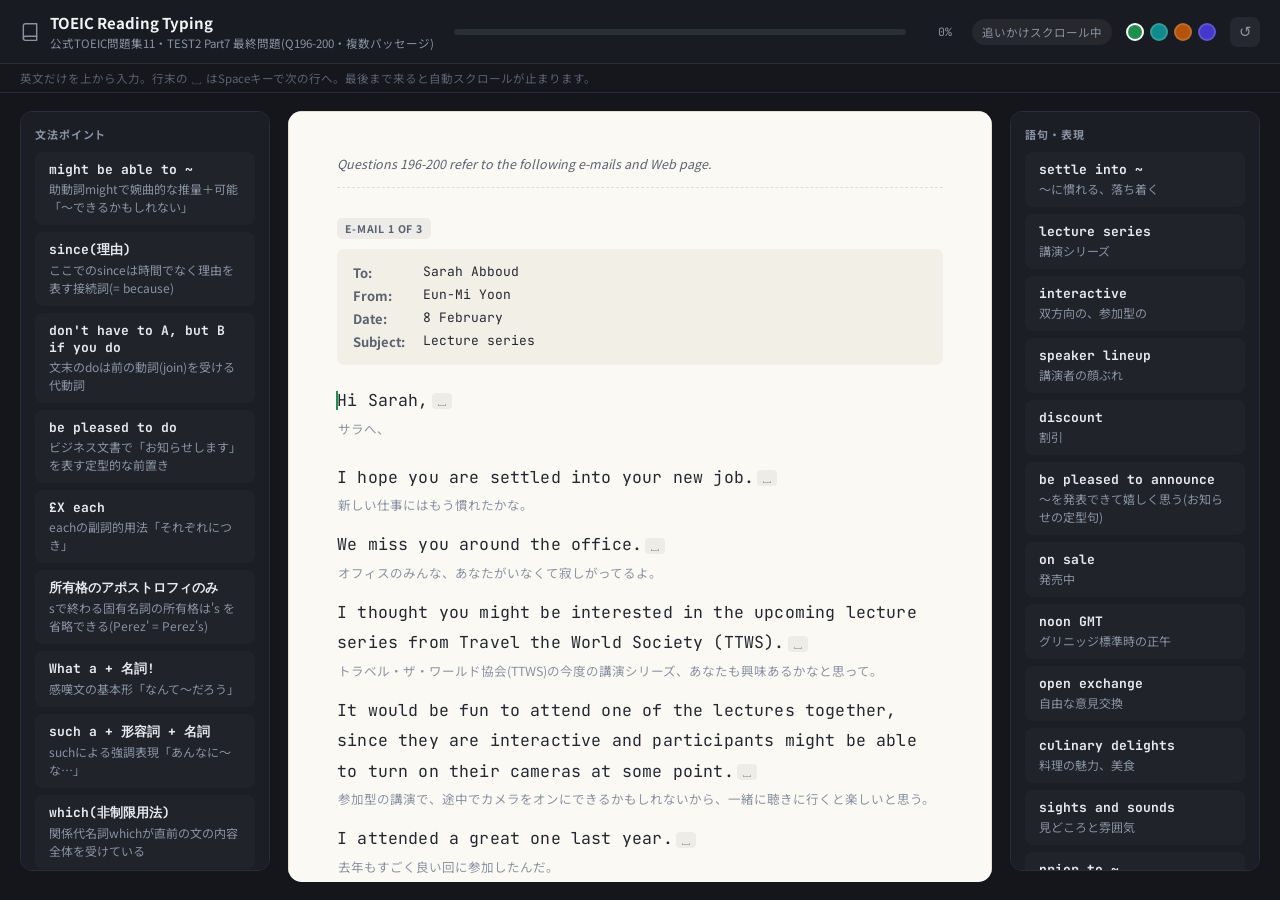
<file: typing_toeic_reading.html>
<!DOCTYPE html>
<html lang="ja">
<head>
<meta charset="UTF-8">
<meta name="viewport" content="width=device-width, initial-scale=1">
<title>TOEIC Reading Typing</title>
<link href="https://fonts.googleapis.com/css2?family=Noto+Sans+JP:wght@300;400;500;700;900&family=JetBrains+Mono:wght@400;500;600;700&display=swap" rel="stylesheet">
<style>
:root{
  --bg:#14161b;
  --panel-bg:#1b1e25;
  --panel-border:#2a2e37;
  --paper:#fbf9f4;
  --paper-border:#e4ded0;
  --header-bg:#f1efe6;
  --ink:#242832;
  --muted:#8992a3;
  --muted-2:#5b6272;
  --bad:#e5484d;
  --bad-soft:rgba(229,72,77,.15);
  --grammar-accent:#4f8dfd;
  --grammar-soft:rgba(79,141,253,.14);
  --accent:#1f8f4e;
  --accent-soft:rgba(31,143,78,.14);
}
*{box-sizing:border-box;}
html,body{margin:0;padding:0;background:var(--bg);color:var(--ink);font-family:'Noto Sans JP',sans-serif;height:100%;}
body{display:flex;flex-direction:column;}

/* ── top bar ── */
.topbar{
  display:flex;align-items:center;gap:20px;
  padding:12px 20px;border-bottom:1px solid var(--panel-border);
  background:#181b21;flex-wrap:wrap;
}
.topbar-left{display:flex;align-items:center;gap:10px;min-width:220px;}
.doc-icon{width:20px;height:20px;flex:none;color:var(--muted);}
.title-block .title{color:#f2f3f5;font-weight:700;font-size:15px;}
.title-block .subtitle{color:var(--muted);font-size:11.5px;margin-top:2px;}
.topbar-center{flex:1;min-width:160px;display:flex;align-items:center;gap:10px;}
.progress-track{flex:1;height:6px;border-radius:4px;background:#2a2e37;overflow:hidden;}
.progress-fill{height:100%;width:0%;background:linear-gradient(90deg,var(--accent),var(--accent));transition:width .15s ease;}
.progress-label{font-size:11.5px;color:var(--muted);min-width:36px;text-align:right;font-family:'JetBrains Mono',monospace;}
.topbar-right{display:flex;align-items:center;gap:14px;}
.mode-chip{font-size:11.5px;padding:5px 10px;border-radius:999px;background:rgba(255,255,255,.06);color:var(--muted);white-space:nowrap;}
.mode-chip.locked{background:var(--accent-soft);color:var(--accent);}
.color-swatches{display:flex;gap:6px;}
.swatch{width:18px;height:18px;border-radius:50%;cursor:pointer;border:2px solid rgba(255,255,255,.15);}
.swatch.active{border-color:#fff;}
.icon-btn{background:rgba(255,255,255,.06);border:none;color:var(--muted);width:30px;height:30px;border-radius:8px;cursor:pointer;font-size:15px;}
.icon-btn:hover{background:rgba(255,255,255,.12);color:#fff;}

.hintbar{padding:6px 20px;font-size:11.5px;color:var(--muted-2);background:#15171d;border-bottom:1px solid var(--panel-border);}

/* ── layout ── */
.layout{flex:1;display:grid;grid-template-columns:250px minmax(0,1fr) 250px;gap:18px;padding:18px 20px;min-height:0;}
@media (max-width:1080px){
  html,body{height:auto;}
  .layout{grid-template-columns:1fr;height:auto;}
  .panel{position:static !important;max-height:280px !important;}
  .layout .paper-col{min-height:72vh;order:-1;}
}
.panel{
  background:var(--panel-bg);border:1px solid var(--panel-border);border-radius:12px;
  padding:14px;position:sticky;top:18px;align-self:start;
  max-height:calc(100vh - 140px);overflow-y:auto;
}
.panel-title{font-size:11px;letter-spacing:.08em;color:var(--muted);text-transform:uppercase;margin-bottom:10px;font-weight:700;}
.item-card{padding:9px 11px;border-radius:8px;margin-bottom:7px;border-left:3px solid transparent;background:rgba(255,255,255,.025);transition:background .2s,border-color .2s;}
.item-term{font-weight:700;font-size:13px;color:#e7e9ee;margin-bottom:2px;font-family:'JetBrains Mono',monospace;}
.item-desc{font-size:12px;color:var(--muted);line-height:1.5;}
.panel-left .item-card.active{background:var(--grammar-soft);border-left-color:var(--grammar-accent);}
.panel-right .item-card.active{background:var(--accent-soft);border-left-color:var(--accent);}

/* ── paper ── */
.paper-col{position:relative;min-height:0;min-width:0;}
.paper-viewport{position:absolute;inset:0;overflow-y:auto;border-radius:14px;}
.paper{
  max-width:720px;margin:0 auto 60px;background:var(--paper);color:var(--ink);
  border:1px solid var(--paper-border);border-radius:10px;
  box-shadow:0 24px 60px rgba(0,0,0,.4);
  padding:42px 48px 60px;
}
.paper-intro{font-size:12.5px;color:var(--muted-2);font-style:italic;margin-bottom:26px;padding-bottom:14px;border-bottom:1px dashed var(--paper-border);}

.doc-block{margin-bottom:34px;}
.doc-tag{display:inline-block;font-size:10.5px;letter-spacing:.08em;text-transform:uppercase;color:var(--muted-2);background:rgba(0,0,0,.05);padding:3px 8px;border-radius:5px;margin-bottom:10px;font-weight:700;}

.email-header{background:var(--header-bg);border-radius:7px;padding:12px 16px;margin-bottom:20px;}
.hrow{display:flex;gap:10px;font-size:13px;padding:2px 0;}
.hrow .hlabel{width:60px;flex:none;font-weight:700;color:var(--muted-2);}
.hrow .hval{font-family:'JetBrains Mono',monospace;color:var(--ink);word-break:break-all;}

.web-chrome{margin-bottom:20px;}
.url-bar{font-family:'JetBrains Mono',monospace;font-size:12.5px;background:rgba(0,0,0,.05);border:1px solid var(--paper-border);border-radius:999px;padding:7px 14px;color:var(--muted-2);margin-bottom:8px;}
.tab-strip{display:flex;gap:18px;border-bottom:1px solid var(--paper-border);padding-bottom:8px;}
.tab-strip .tab{font-size:12.5px;color:var(--muted-2);padding-bottom:6px;}
.tab-strip .tab.active{color:var(--ink);font-weight:700;border-bottom:2px solid var(--ink);}

.line{margin-bottom:15px;}
.line.new-para{margin-top:24px;}
.line.heading{margin-bottom:20px;}
.en-row{font-family:'JetBrains Mono',monospace;font-size:16.5px;line-height:1.85;letter-spacing:.01em;}
.line.heading .en-row{font-size:21px;font-weight:800;letter-spacing:.03em;}
.ja-row{font-family:'Noto Sans JP',sans-serif;font-size:12.5px;color:var(--muted);margin:3px 0 0 1px;}
.line.heading .ja-row{font-size:13.5px;}

.bullet-mark{color:var(--muted-2);margin-right:5px;}
.literal{color:var(--muted-2);}

.ch{position:relative;}
.ch.correct{color:var(--accent);font-weight:600;}
.ch.incorrect{color:var(--bad);text-decoration:underline wavy var(--bad);text-decoration-thickness:1px;}
.ch.caret::before{
  content:'';position:absolute;left:-1px;top:2px;bottom:1px;width:2px;background:var(--accent);
  animation:blink 1s steps(1) infinite;
}
@keyframes blink{50%{opacity:0;}}

.ch.line-end{
  display:inline-block;font-size:10px;font-family:'Noto Sans JP',sans-serif;
  color:var(--muted-2);background:rgba(0,0,0,.05);border-radius:4px;padding:0 5px;
  margin-left:3px;vertical-align:middle;line-height:1.6;
}
.ch.line-end.correct{background:var(--accent-soft);color:var(--accent);}
.ch.line-end.incorrect{background:var(--bad-soft);color:var(--bad);}

.finish-overlay{
  position:absolute;inset:0;display:flex;align-items:center;justify-content:center;
  background:rgba(10,11,14,.72);border-radius:14px;
}
.finish-overlay[hidden]{display:none;}
.finish-card{
  background:var(--panel-bg);border:1px solid var(--panel-border);border-radius:14px;
  padding:32px 40px;text-align:center;min-width:280px;
}
.finish-title{font-size:20px;font-weight:800;color:#fff;margin-bottom:14px;}
.finish-stats{font-size:13.5px;color:var(--muted);line-height:2;margin-bottom:18px;font-family:'JetBrains Mono',monospace;}
.finish-stats b{color:#e7e9ee;}
#restartBtn2{
  background:var(--accent);color:#fff;border:none;padding:10px 22px;border-radius:8px;
  font-size:14px;font-weight:700;cursor:pointer;font-family:'Noto Sans JP',sans-serif;
}
#restartBtn2:hover{filter:brightness(1.1);}
</style>
</head>
<body>

<header class="topbar">
  <div class="topbar-left">
    <svg class="doc-icon" viewBox="0 0 24 24" fill="none" stroke="currentColor" stroke-width="1.7" stroke-linecap="round" stroke-linejoin="round" aria-hidden="true">
      <path d="M4 19.5A2.5 2.5 0 0 1 6.5 17H20"></path>
      <path d="M6.5 2H20v20H6.5A2.5 2.5 0 0 1 4 19.5v-15A2.5 2.5 0 0 1 6.5 2z"></path>
    </svg>
    <div class="title-block">
      <div class="title">TOEIC Reading Typing</div>
      <div class="subtitle">公式TOEIC問題集11・TEST2 Part7 最終問題(Q196-200・複数パッセージ)</div>
    </div>
  </div>
  <div class="topbar-center">
    <div class="progress-track"><div class="progress-fill" id="progressFill"></div></div>
    <div class="progress-label" id="progressLabel">0%</div>
  </div>
  <div class="topbar-right">
    <div class="mode-chip" id="modeChip">追いかけスクロール中</div>
    <div class="color-swatches" id="colorSwatches"></div>
    <button class="icon-btn" id="restartBtn" title="最初からやり直す">↺</button>
  </div>
</header>
<div class="hintbar">英文だけを上から入力。行末の ␣ はSpaceキーで次の行へ。最後まで来ると自動スクロールが止まります。</div>

<main class="layout">
  <aside class="panel panel-left" id="grammarPanel">
    <div class="panel-title">文法ポイント</div>
    <div class="panel-list" id="grammarList"></div>
  </aside>

  <div class="paper-col">
    <div class="paper-viewport" id="paperViewport">
      <div class="paper" id="paper">
        <div class="paper-intro">Questions 196-200 refer to the following e-mails and Web page.</div>
      </div>
    </div>
    <div class="finish-overlay" id="finishOverlay" hidden>
      <div class="finish-card">
        <div class="finish-title">読み切りました</div>
        <div class="finish-stats" id="finishStats"></div>
        <button id="restartBtn2">もう一度やる</button>
      </div>
    </div>
  </div>

  <aside class="panel panel-right" id="vocabPanel">
    <div class="panel-title">語句・表現</div>
    <div class="panel-list" id="vocabList"></div>
  </aside>
</main>

<script>
// ══════════════════════════════════════════════
//  データ: TOEIC公式問題集11 TEST2 Part7 Q196-200
// ══════════════════════════════════════════════
const DOC_BLOCKS = [
  {
    id:'doc1', kind:'email', tag:'E-mail 1 of 3',
    meta:{ to:'Sarah Abboud <sabboud@mailhost.co.uk>', from:'Eun-Mi Yoon <emyoon@opalmail.co.uk>', date:'8 February', subject:'Lecture series' },
    sentences:[
      {id:'A1', en:"Hi Sarah,", ja:"サラへ、"},
      {id:'A2', en:"I hope you are settled into your new job.", ja:"新しい仕事にはもう慣れたかな。", newPara:true},
      {id:'A3', en:"We miss you around the office.", ja:"オフィスのみんな、あなたがいなくて寂しがってるよ。"},
      {id:'A4', en:"I thought you might be interested in the upcoming lecture series from Travel the World Society (TTWS).", ja:"トラベル・ザ・ワールド協会(TTWS)の今度の講演シリーズ、あなたも興味あるかなと思って。"},
      {id:'A5', en:"It would be fun to attend one of the lectures together, since they are interactive and participants might be able to turn on their cameras at some point.", ja:"参加型の講演で、途中でカメラをオンにできるかもしれないから、一緒に聴きに行くと楽しいと思う。"},
      {id:'A6', en:"I attended a great one last year.", ja:"去年もすごく良い回に参加したんだ。"},
      {id:'A7', en:"To view the speaker lineup, visit www.ttws.org/events.", ja:"講演者一覧は www.ttws.org/events で見られるよ。"},
      {id:'A8', en:"I prefer the March lecture, but the April and May topics also look good.", ja:"私は3月の講演が気になるけど、4月と5月のテーマも良さそう。"},
      {id:'A9', en:"I am a member of TTWS.", ja:"私はTTWSの会員なの。"},
      {id:'A10', en:"You don't have to join to buy a ticket, but you will get a discount if you do.", ja:"入会しなくてもチケットは買えるけど、入会すれば割引になるよ。"},
      {id:'A11', en:"Eun-Mi", ja:"ウンミより", newPara:true},
    ]
  },
  {
    id:'doc2', kind:'webpage', tag:'Webpage 2 of 3',
    meta:{ url:'https://www.ttws.org/events', tabs:['Home','Events','Blogs','Membership'], active:'Events' },
    sentences:[
      {id:'B0', en:"LECTURE SERIES", ja:"講演シリーズ", heading:true},
      {id:'B1', en:"Travel the World Society (TTWS) is pleased to announce that tickets for its fifth annual lecture series are now on sale.", ja:"トラベル・ザ・ワールド協会(TTWS)は、第5回目となる毎年恒例の講演シリーズのチケットを発売開始したことを発表します。"},
      {id:'B2', en:"Tickets for the virtual lectures are £25 each or £95 for all four.", ja:"オンライン講演のチケットは1回25ポンド、4回セットなら95ポンドです。"},
      {id:'B3', en:"Each lecture starts at noon GMT and lasts 90 minutes.", ja:"各講演はグリニッジ標準時の正午に始まり、90分間続きます。"},
      {id:'B4', en:"The final 15 minutes are reserved for an open exchange among the speakers and participants.", ja:"最後の15分間は講演者と参加者による自由な意見交換の時間です。"},
      {id:'B5', en:"15 March — Ashraf Shirvani, professor of Iranian culture, discusses traditional clothing and textiles of ancient Persia.", ja:"3月15日 — アシュラフ・シルヴァニ(イラン文化の教授)、古代ペルシャの伝統衣装と織物について。", bullet:true, newPara:true},
      {id:'B6', en:"22 April — Carolina Perez, art historian, explores sculpture through Mexico's most important statues.", ja:"4月22日 — カロリーナ・ペレス(美術史家)、メキシコの重要な彫像を通して彫刻を探る。", bullet:true},
      {id:'B7', en:"28 May (SOLD OUT) — Marcel Bisset, five-star chef, explores the culinary delights of France's Normandy region.", ja:"5月28日(完売) — マルセル・ビセ(一流シェフ)、フランス・ノルマンディー地方の美食を探る。", bullet:true},
      {id:'B8', en:"12 June — Aoki Watanabe, host of the hit travel TV show Let's Tour Japan, shares the sights and sounds of Japan's island of Kyushu.", ja:"6月12日 — 青木渡辺(人気旅行番組『Let's Tour Japan』の司会)、日本・九州の見どころと雰囲気を紹介。", bullet:true},
      {id:'B9', en:"A link will be e-mailed to ticket holders five days prior to each event.", ja:"リンクは各イベントの5日前にチケット購入者へメールで送られます。", newPara:true},
      {id:'B10', en:"*TTWS members pay £20 for an individual ticket or £75 for all four.", ja:"*TTWS会員は1回20ポンド、4回セットなら75ポンドです。", newPara:true},
      {id:'B11', en:"Simply include your membership number on the order form to get your discount.", ja:"申込フォームに会員番号を記入するだけで割引が受けられます。"},
      {id:'B12', en:"To join TTWS, visit the Membership page.", ja:"TTWSに入会するには会員ページへどうぞ。"},
    ]
  },
  {
    id:'doc3', kind:'email', tag:'E-mail 3 of 3',
    meta:{ to:'Eun-Mi Yoon <emyoon@opalmail.co.uk>', from:'Sarah Abboud <sabboud@mailhost.co.uk>', date:'13 June', subject:'Travel lecture' },
    sentences:[
      {id:'C1', en:"Hi Eun-Mi,", ja:"ウンミへ、"},
      {id:'C2', en:"What a delight to see you at Ms. Perez' presentation.", ja:"ペレスさんの講演で会えてすごく嬉しかった!", newPara:true},
      {id:'C3', en:"You asked such an interesting question!", ja:"あなた、すごく面白い質問してたね!"},
      {id:'C4', en:"We must plan a trip to see some of those sites Ms. Perez talked about.", ja:"ペレスさんが話してた場所、いくつか見に行く旅行を計画しないとね。"},
      {id:'C5', en:"Thanks for letting me know about the lecture series and TTWS, which I will probably join eventually.", ja:"講演シリーズとTTWSのこと教えてくれてありがとう。私もそのうち入会すると思う。"},
      {id:'C6', en:"My apologies for not thanking you much sooner.", ja:"お礼がこんなに遅くなってごめんね。"},
      {id:'C7', en:"I was promoted to team leader in May, so you can imagine how busy I have been.", ja:"5月にチームリーダーに昇進したから、どれだけ忙しかったか想像つくと思う。"},
      {id:'C8', en:"I hope to see you at the civil engineering conference in New York next month!", ja:"来月ニューヨークである土木工学のカンファレンスで会えるといいな!"},
      {id:'C9', en:"Kind regards,", ja:"それでは、", newPara:true},
      {id:'C10', en:"Sarah", ja:"サラより"},
    ]
  }
];

const VOCAB_ITEMS = [
  {term:"settle into ~", desc:"〜に慣れる、落ち着く", segIds:['A2']},
  {term:"lecture series", desc:"講演シリーズ", segIds:['A4','B0']},
  {term:"interactive", desc:"双方向の、参加型の", segIds:['A5']},
  {term:"speaker lineup", desc:"講演者の顔ぶれ", segIds:['A7']},
  {term:"discount", desc:"割引", segIds:['A10','B10','B11']},
  {term:"be pleased to announce", desc:"〜を発表できて嬉しく思う(お知らせの定型句)", segIds:['B1']},
  {term:"on sale", desc:"発売中", segIds:['B1']},
  {term:"noon GMT", desc:"グリニッジ標準時の正午", segIds:['B3']},
  {term:"open exchange", desc:"自由な意見交換", segIds:['B4']},
  {term:"culinary delights", desc:"料理の魅力、美食", segIds:['B7']},
  {term:"sights and sounds", desc:"見どころと雰囲気", segIds:['B8']},
  {term:"prior to ~", desc:"〜より前に", segIds:['B9']},
  {term:"membership number", desc:"会員番号", segIds:['B11']},
  {term:"delight", desc:"大きな喜び", segIds:['C2']},
  {term:"presentation", desc:"講演、発表", segIds:['C2']},
  {term:"apologies", desc:"お詫び", segIds:['C6']},
  {term:"be promoted to ~", desc:"〜に昇進する", segIds:['C7']},
  {term:"civil engineering", desc:"土木工学", segIds:['C8']},
];

const GRAMMAR_ITEMS = [
  {term:"might be able to ~", desc:"助動詞mightで婉曲的な推量＋可能「〜できるかもしれない」", segIds:['A5']},
  {term:"since(理由)", desc:"ここでのsinceは時間でなく理由を表す接続詞(= because)", segIds:['A5']},
  {term:"don't have to A, but B if you do", desc:"文末のdoは前の動詞(join)を受ける代動詞", segIds:['A10']},
  {term:"be pleased to do", desc:"ビジネス文書で「お知らせします」を表す定型的な前置き", segIds:['B1']},
  {term:"£X each", desc:"eachの副詞的用法「それぞれにつき」", segIds:['B2']},
  {term:"所有格のアポストロフィのみ", desc:"sで終わる固有名詞の所有格は's を省略できる(Perez' = Perez's)", segIds:['C2']},
  {term:"What a + 名詞!", desc:"感嘆文の基本形「なんて〜だろう」", segIds:['C2']},
  {term:"such a + 形容詞 + 名詞", desc:"suchによる強調表現「あんなに〜な…」", segIds:['C3']},
  {term:"which(非制限用法)", desc:"関係代名詞whichが直前の文の内容全体を受けている", segIds:['C5']},
  {term:"現在完了(継続)", desc:"have been busyで「ずっと忙しい状態が続いている」ことを表す", segIds:['C7']},
];

const PALETTE = [
  {name:'green',  accent:'#1f8f4e', soft:'rgba(31,143,78,.14)'},
  {name:'teal',   accent:'#0f8b8d', soft:'rgba(15,139,141,.14)'},
  {name:'amber',  accent:'#b45309', soft:'rgba(180,83,9,.14)'},
  {name:'indigo', accent:'#4338ca', soft:'rgba(67,56,202,.14)'},
];

const TYPABLE = /[a-zA-Z0-9 '\-!?.,;:/"()]/;
const STORE_KEY = 'toeic-reading-typing-v1';

// ══════════════════════════════════════════════
//  DOM構築
// ══════════════════════════════════════════════
const paperEl = document.getElementById('paper');
const charSpans = [];   // {el, expected}
const segRanges = [];   // {id, start, end}

function makeChar(expected, opts={}){
  const span = document.createElement('span');
  span.className = 'ch pending' + (opts.lineEnd ? ' line-end' : '');
  span.textContent = expected === ' ' ? (opts.lineEnd ? '␣' : ' ') : expected;
  return {el: span, expected};
}

DOC_BLOCKS.forEach(block => {
  const blockEl = document.createElement('section');
  blockEl.className = 'doc-block';
  const tag = document.createElement('div');
  tag.className = 'doc-tag';
  tag.textContent = block.tag;
  blockEl.appendChild(tag);

  if(block.kind === 'email'){
    const header = document.createElement('div');
    header.className = 'email-header';
    header.innerHTML =
      '<div class="hrow"><span class="hlabel">To:</span><span class="hval">'+block.meta.to+'</span></div>' +
      '<div class="hrow"><span class="hlabel">From:</span><span class="hval">'+block.meta.from+'</span></div>' +
      '<div class="hrow"><span class="hlabel">Date:</span><span class="hval">'+block.meta.date+'</span></div>' +
      '<div class="hrow"><span class="hlabel">Subject:</span><span class="hval">'+block.meta.subject+'</span></div>';
    blockEl.appendChild(header);
  } else if(block.kind === 'webpage'){
    const chrome = document.createElement('div');
    chrome.className = 'web-chrome';
    const urlbar = document.createElement('div');
    urlbar.className = 'url-bar';
    urlbar.textContent = block.meta.url;
    const tabs = document.createElement('div');
    tabs.className = 'tab-strip';
    block.meta.tabs.forEach(t => {
      const tb = document.createElement('span');
      tb.className = 'tab' + (t === block.meta.active ? ' active' : '');
      tb.textContent = t;
      tabs.appendChild(tb);
    });
    chrome.appendChild(urlbar);
    chrome.appendChild(tabs);
    blockEl.appendChild(chrome);
  }

  const body = document.createElement('div');
  body.className = 'doc-body';

  block.sentences.forEach(sent => {
    const line = document.createElement('div');
    line.className = 'line' + (sent.newPara ? ' new-para' : '') + (sent.heading ? ' heading' : '');
    line.dataset.seg = sent.id;

    const enRow = document.createElement('div');
    enRow.className = 'en-row';

    if(sent.bullet){
      const b = document.createElement('span');
      b.className = 'bullet-mark';
      b.textContent = '•';
      enRow.appendChild(b);
    }

    const segStart = charSpans.length;
    for(const ch of sent.en){
      if(TYPABLE.test(ch)){
        const c = makeChar(ch);
        enRow.appendChild(c.el);
        charSpans.push(c);
      } else {
        const lit = document.createElement('span');
        lit.className = 'literal';
        lit.textContent = ch;
        enRow.appendChild(lit);
      }
    }
    // 行末: 次の行へ進むための空白(最後の行では後で除去)
    const endSpace = makeChar(' ', {lineEnd:true});
    enRow.appendChild(endSpace.el);
    charSpans.push(endSpace);
    const segEnd = charSpans.length - 1;
    segRanges.push({id: sent.id, start: segStart, end: segEnd});

    const jaRow = document.createElement('div');
    jaRow.className = 'ja-row';
    jaRow.textContent = sent.ja;

    line.appendChild(enRow);
    line.appendChild(jaRow);
    body.appendChild(line);
  });

  blockEl.appendChild(body);
  paperEl.appendChild(blockEl);
});

// パッセージ最後の行末スペースは不要なので取り除く
(function trimTrailingLineEnd(){
  const last = charSpans[charSpans.length - 1];
  if(last && last.expected === ' '){
    last.el.remove();
    charSpans.pop();
    segRanges[segRanges.length - 1].end = charSpans.length - 1;
  }
})();

function renderPanel(listEl, items){
  listEl.innerHTML = '';
  items.forEach(item => {
    const card = document.createElement('div');
    card.className = 'item-card';
    card.dataset.segs = item.segIds.join(',');
    const term = document.createElement('div');
    term.className = 'item-term';
    term.textContent = item.term;
    const desc = document.createElement('div');
    desc.className = 'item-desc';
    desc.textContent = item.desc;
    card.appendChild(term);
    card.appendChild(desc);
    listEl.appendChild(card);
  });
}
renderPanel(document.getElementById('grammarList'), GRAMMAR_ITEMS);
renderPanel(document.getElementById('vocabList'), VOCAB_ITEMS);

// ══════════════════════════════════════════════
//  カラーパレット
// ══════════════════════════════════════════════
const swatchWrap = document.getElementById('colorSwatches');
function applyPalette(p){
  document.documentElement.style.setProperty('--accent', p.accent);
  document.documentElement.style.setProperty('--accent-soft', p.soft);
  localStorage.setItem('toeic-reading-typing-accent', p.name);
  [...swatchWrap.children].forEach(el => el.classList.toggle('active', el.dataset.name === p.name));
}
PALETTE.forEach(p => {
  const sw = document.createElement('div');
  sw.className = 'swatch';
  sw.style.background = p.accent;
  sw.dataset.name = p.name;
  sw.title = p.name;
  sw.onclick = () => applyPalette(p);
  swatchWrap.appendChild(sw);
});
{
  const savedName = localStorage.getItem('toeic-reading-typing-accent');
  applyPalette(PALETTE.find(p => p.name === savedName) || PALETTE[0]);
}

// ══════════════════════════════════════════════
//  タイピングエンジン
// ══════════════════════════════════════════════
const viewport = document.getElementById('paperViewport');
const progressFill = document.getElementById('progressFill');
const progressLabel = document.getElementById('progressLabel');
const modeChip = document.getElementById('modeChip');
const finishOverlay = document.getElementById('finishOverlay');
const finishStats = document.getElementById('finishStats');
const grammarListEl = document.getElementById('grammarList');
const vocabListEl = document.getElementById('vocabList');

let cursor = 0;
let autoScrollLocked = false;
let correctCount = 0, incorrectCount = 0, startTime = null;

function currentSeg(){
  const idx = Math.min(cursor, charSpans.length - 1);
  return segRanges.find(r => idx >= r.start && idx <= r.end) || segRanges[segRanges.length - 1];
}

function updateCaretClass(){
  document.querySelectorAll('.ch.caret').forEach(el => el.classList.remove('caret'));
  if(cursor < charSpans.length) charSpans[cursor].el.classList.add('caret');
}

function updateProgress(){
  const pct = Math.round((cursor / charSpans.length) * 100);
  progressFill.style.width = pct + '%';
  progressLabel.textContent = pct + '%';
}

let lastPanelSegId = null;
function updateSidePanels(force){
  const segId = currentSeg().id;
  if(!force && segId === lastPanelSegId) return; // 同じ行の間は再描画しない(重い処理を毎打鍵で走らせない)
  lastPanelSegId = segId;
  [grammarListEl, vocabListEl].forEach(list => {
    list.querySelectorAll('.item-card').forEach(card => {
      const segs = card.dataset.segs.split(',');
      const active = segs.includes(segId);
      card.classList.toggle('active', active);
      if(active) card.scrollIntoView({block:'nearest', behavior:'smooth'});
    });
  });
}

function ensureCaretVisible(){
  const idx = Math.min(cursor, charSpans.length - 1);
  const el = charSpans[idx].el;
  const vpRect = viewport.getBoundingClientRect();
  const elRect = el.getBoundingClientRect();
  const relTop = elRect.top - vpRect.top;
  const targetLine = vpRect.height * 0.42;
  if(relTop < vpRect.height * 0.12){
    // 打ち直しで上へ戻った時は見失わないよう追従する(停止モード中も同じ)
    viewport.scrollTop -= (vpRect.height * 0.12 - relTop);
    return;
  }
  if(autoScrollLocked) return;
  if(relTop > targetLine){
    viewport.scrollTop += (relTop - targetLine);
  }
  const maxScroll = viewport.scrollHeight - viewport.clientHeight;
  if(viewport.scrollTop >= maxScroll - 2){
    lockScroll();
  }
}

function lockScroll(){
  if(autoScrollLocked) return;
  autoScrollLocked = true;
  modeChip.textContent = '入力モード(スクロール停止)';
  modeChip.classList.add('locked');
}

let persistTimer = null;
function persistState(){
  // 打鍵のたびに全文字を書き出すと長文で重くなるため、入力が少し止まってからまとめて保存する
  clearTimeout(persistTimer);
  persistTimer = setTimeout(() => {
    const states = charSpans.map(c => c.el.classList.contains('correct') ? 'c' : c.el.classList.contains('incorrect') ? 'i' : 'p');
    localStorage.setItem(STORE_KEY, JSON.stringify({cursor, states, correctCount, incorrectCount}));
  }, 500);
}

function restoreState(){
  try{
    const raw = localStorage.getItem(STORE_KEY);
    if(!raw) return;
    const data = JSON.parse(raw);
    if(!data.states || data.states.length !== charSpans.length) return;
    // 打ち切った状態で開き直した時は最初からにする(続きが打てない画面を出さない)
    if((data.cursor || 0) >= charSpans.length){ localStorage.removeItem(STORE_KEY); return; }
    data.states.forEach((s, i) => {
      const el = charSpans[i].el;
      el.classList.remove('pending','correct','incorrect');
      el.classList.add(s === 'c' ? 'correct' : s === 'i' ? 'incorrect' : 'pending');
    });
    cursor = data.cursor || 0;
    correctCount = data.correctCount || 0;
    incorrectCount = data.incorrectCount || 0;
  }catch(e){ /* 復元失敗時は最初から */ }
}

function finish(){
  lockScroll();
  const elapsedMin = Math.max((Date.now() - startTime) / 60000, 0.05);
  const wpm = Math.round((correctCount / 5) / elapsedMin);
  const total = correctCount + incorrectCount;
  const accuracy = total > 0 ? Math.round((correctCount / total) * 100) : 100;
  finishStats.innerHTML =
    '所要時間 <b>' + Math.round(elapsedMin * 60) + '秒</b><br>' +
    'WPM <b>' + wpm + '</b><br>' +
    '正確率 <b>' + accuracy + '%</b>';
  finishOverlay.hidden = false;
}

function restart(){
  cursor = 0;
  correctCount = 0; incorrectCount = 0; startTime = null;
  charSpans.forEach(c => {
    c.el.classList.remove('correct','incorrect');
    c.el.classList.add('pending');
  });
  autoScrollLocked = false;
  modeChip.textContent = '追いかけスクロール中';
  modeChip.classList.remove('locked');
  viewport.scrollTop = 0;
  finishOverlay.hidden = true;
  updateCaretClass();
  updateProgress();
  updateSidePanels(true);
  clearTimeout(persistTimer);
  localStorage.removeItem(STORE_KEY);
  const maxScroll = viewport.scrollHeight - viewport.clientHeight;
  if(maxScroll <= 0) lockScroll();
}

function handleKey(e){
  if(e.ctrlKey || e.metaKey || e.altKey) return;
  if(cursor >= charSpans.length) return;

  if(e.key === 'Backspace'){
    e.preventDefault();
    if(cursor > 0){
      cursor--;
      const cs = charSpans[cursor];
      cs.el.classList.remove('correct','incorrect');
      cs.el.classList.add('pending');
      updateCaretClass();
      updateProgress();
      updateSidePanels();
      ensureCaretVisible();
      persistState();
    }
    return;
  }

  const cs = charSpans[cursor];
  const atLineEnd = cs.el.classList.contains('line-end');
  // 行末では改行キーも空白と同じ扱いにする(指が勝手にEnterへ行くため)
  if(e.key !== 'Enter' && e.key.length !== 1) return;
  if(e.key === 'Enter' && !atLineEnd) return;
  e.preventDefault();
  if(!startTime) startTime = Date.now();

  const isMatch = e.key === 'Enter' ? true : e.key.toLowerCase() === cs.expected.toLowerCase();
  cs.el.classList.remove('pending');
  if(isMatch){ cs.el.classList.add('correct'); correctCount++; }
  else { cs.el.classList.add('incorrect'); incorrectCount++; }
  cursor++;

  updateCaretClass();
  updateProgress();
  updateSidePanels();
  ensureCaretVisible();
  persistState();

  if(cursor >= charSpans.length) finish();
}

document.addEventListener('keydown', handleKey);
document.getElementById('restartBtn').onclick = restart;
document.getElementById('restartBtn2').onclick = restart;

// ── 初期化 ──
restoreState();
updateCaretClass();
updateProgress();
updateSidePanels();
requestAnimationFrame(() => {
  const maxScroll = viewport.scrollHeight - viewport.clientHeight;
  if(maxScroll <= 0){ lockScroll(); }
  else if(cursor > 0){ ensureCaretVisible(); }
  if(cursor >= charSpans.length && charSpans.length > 0 && startTime){
    finish();
  }
});
</script>
</body>
</html>
</file>
<file: conversation/style.css>
:root{--bg:#f5f3ee;--paper:#fffefa;--ink:#252928;--muted:#6c726f;--line:#dedfd8;--accent:#335d76;--soft:#e6edf2;--sand:#f0e5ca;--sand-ink:#71562a;font-family:"Yu Gothic UI","Meiryo",sans-serif;color:var(--ink);background:var(--bg);font-synthesis:none}*{box-sizing:border-box}body{margin:0}button,input,select,textarea{font:inherit}button,a,input,select,summary{touch-action:manipulation}button{cursor:pointer}button:disabled{cursor:default;opacity:.48}button:focus-visible,a:focus-visible,select:focus-visible,input:focus-visible,textarea:focus-visible,summary:focus-visible{outline:3px solid #7da9c5;outline-offset:3px}a{color:var(--accent)}[hidden]{display:none!important}.topbar{height:92px;padding:0 5vw;border-bottom:1px solid var(--line);display:flex;align-items:center;justify-content:space-between}.brand{display:flex;align-items:center;gap:12px;color:var(--ink);text-decoration:none;font-size:18px;font-weight:700}.brand small{display:block;font-size:9px;font-weight:500;letter-spacing:2px;margin-top:4px}.brand-mark{width:40px;height:40px;background:var(--accent);border-radius:12px;display:grid;place-items:center}.brand svg{width:27px;fill:none;stroke:#fff;stroke-width:1.8;stroke-linejoin:round}.local-badge{font-size:12px;color:var(--muted)}main{max-width:1300px;margin:0 auto;padding:28px 42px 60px}.hero{display:flex;align-items:center;justify-content:space-between;padding:32px 0 50px;gap:40px}.eyebrow{font-size:10px;letter-spacing:2px;font-weight:700;color:var(--accent);margin:0 0 16px}h1{font-size:clamp(30px,3.2vw,46px);line-height:1.45;letter-spacing:-1.6px;margin:0 0 20px;font-weight:650}h2{font-size:18px;line-height:1.6;margin:0}p{line-height:1.85}.lead{font-size:16px;color:var(--muted);margin:18px 0 0}.hero-note{width:295px;padding:25px 28px 28px;border:1px solid #d8dfdf;border-radius:90px 90px 14px 14px;text-align:center;background:linear-gradient(145deg,#e8edf0,#f8f8f2);transform:rotate(2deg)}.note-number{display:block;font-family:Georgia,serif;font-size:70px;color:var(--accent);letter-spacing:8px}.note-number i{font:30px Georgia,serif;vertical-align:middle;color:#8eabae}.hero-note p{font-size:14px;font-weight:700;margin:12px 0}.hero-note small{font-size:12px;line-height:2;color:var(--muted)}.section-heading{display:flex;justify-content:space-between;align-items:center;gap:12px;margin:0 0 22px}.lesson-grid{display:grid;grid-template-columns:repeat(2,minmax(0,1fr));gap:18px}.lesson-card{background:var(--paper);border:1px solid var(--line);border-radius:16px;padding:26px;display:flex;flex-direction:column;align-items:flex-start;position:relative}.lesson-card .index{font:italic 30px Georgia,serif;color:#a3b4bc;margin-bottom:22px}.lesson-card h3{font-size:21px;margin:0 0 6px}.lesson-card p{font-size:13px;color:var(--muted);margin:0 0 22px;flex:1}.lesson-card .meta{font-size:11px;color:var(--muted);margin-bottom:18px}.lesson-card button{width:100%}.primary,.secondary{border-radius:8px;padding:12px 19px;font-size:14px;font-weight:650;min-height:44px}.primary{background:var(--accent);color:white;border:1px solid var(--accent)}.primary:hover{background:#244d65}.secondary{background:var(--paper);color:var(--ink);border:1px solid #d3d8d7}.secondary:hover{background:var(--soft)}.text-button{border:0;background:transparent;color:var(--accent);padding:10px 0;font-size:13px}.small{font-size:12px;line-height:1.8}.muted{color:var(--muted)}.about{margin-top:28px;border-top:1px solid var(--line);padding:20px 0;font-size:12px;color:var(--muted)}summary{cursor:pointer;line-height:1.7}.about p{max-width:880px}.studio-title{display:flex;justify-content:space-between;align-items:center;margin-bottom:24px}.studio-title h1{font-size:29px;letter-spacing:-.8px;margin-bottom:6px}.studio-title p{font-size:12px;max-width:740px;margin:0}.studio-title .eyebrow{font-size:9px;margin-bottom:9px}.pill{white-space:nowrap;padding:8px 14px;background:var(--soft);color:var(--accent);border-radius:30px;font-size:12px}.workspace{display:grid;grid-template-columns:252px minmax(0,1fr);gap:30px}.panel{background:var(--paper);border:1px solid var(--line);border-radius:14px}.settings{padding:23px;height:fit-content;position:sticky;top:16px}.settings h2{font-size:15px;margin-bottom:22px}label{display:block;font-size:12px;font-weight:650;margin:0 0 20px}select,input:not([type=range]):not([type=checkbox]),textarea{display:block;width:100%;margin-top:8px;padding:10px 9px;border:1px solid #d3d8d7;border-radius:7px;background:#fff;color:var(--ink);font-size:12px}select{height:42px}input[type=range]{display:block;width:100%;margin-top:12px;accent-color:var(--accent)}output{float:right;color:var(--muted);font-weight:400}.check{display:flex;align-items:center;gap:8px;font-weight:400;margin-bottom:13px}.check input{accent-color:var(--accent);width:15px;height:15px}.setting-note{font-size:11px;line-height:1.9;border-top:1px solid var(--line);padding-top:16px;margin-top:20px;color:var(--muted)}#voice-preview{margin:-16px 0 15px}.progress-head{font-size:11px;color:var(--muted);display:flex;justify-content:space-between;margin:2px 0 10px}.progress-track{height:4px;background:#e0e3dd;border-radius:8px;margin-bottom:21px;overflow:hidden}#progress-fill{background:var(--accent);height:100%;transition:width .25s;width:0}.conversation{padding:30px 34px}.turn-top{display:flex;align-items:center;justify-content:space-between;margin-bottom:30px}.speaker{font-size:12px;color:var(--accent);background:var(--soft);padding:6px 12px;border-radius:6px}.speaker.partner{background:var(--sand);color:var(--sand-ink)}.english{font-family:Georgia,"Times New Roman",serif;font-size:clamp(26px,2.7vw,37px);line-height:1.6;letter-spacing:-.25px;margin:0 0 14px;overflow-wrap:anywhere}.word{border-radius:3px;transition:background .15s,color .15s}.word.matched{color:#345a75;background:#e3edf4;box-shadow:0 2px 0 #7294ad}.word.pending{color:#919797}.word.speaking{background:var(--sand);box-shadow:0 2px 0 #b49b62}.japanese{font-size:13px;color:var(--muted);line-height:1.9;margin:0 0 25px}.helper-actions{display:flex;gap:8px;flex-wrap:wrap}.helper-actions .small{padding:8px 12px;font-size:11px;min-height:36px}.hint-box{padding:16px 18px;background:#f4eedf;border-radius:8px;margin-bottom:20px}.hint-box .eyebrow{font-size:9px;color:var(--sand-ink)}.hint-box p{margin:6px 0;font-size:14px}.hint-box small{font-size:10px;color:var(--sand-ink)}.listening-box{margin:26px 0 24px;background:#f6f7f5;border-radius:10px;padding:18px 20px;min-height:144px}.listening-heading{display:flex;gap:8px;align-items:center}.listening-heading strong{font-size:12px;font-weight:600}.indicator{height:7px;width:7px;border-radius:100%;background:#aab3b2;flex-shrink:0}.indicator.active{background:var(--accent);box-shadow:0 0 0 4px #e0e8ed}.meter{height:3px;background:#e0e4e0;margin-top:13px;overflow:hidden}.meter div{height:100%;background:#718ea1;width:0;transition:width .1s}#heard{font-size:15px;line-height:1.6;color:var(--muted);margin:14px 0 0;overflow-wrap:anywhere}.feedback{font-size:12px;color:var(--accent);margin:8px 0 0}.primary-actions{display:flex;gap:9px;align-items:center;flex-wrap:wrap}.primary-actions .text-button{font-size:11px;margin-left:auto}#privacy{font-size:10px;margin:14px 0 0}.next-preview{padding:18px 12px 24px;font-size:13px;color:var(--muted);line-height:1.8}.next-preview span{font-size:9px;letter-spacing:1px;display:block;margin-bottom:5px}.script-panel{padding:18px 22px;font-size:12px}.script-panel ol{padding:0;list-style:none;margin:18px 0 0}.script-panel li{border-top:1px solid var(--line);padding:12px 0;display:flex;gap:12px;align-items:baseline}.script-panel li button{padding:4px;border:0;background:none;color:var(--accent);font-size:11px;flex-shrink:0}.script-panel li.current{background:var(--soft)}.script-panel li span{font-family:Georgia,serif;font-size:15px}.result{padding:32px;margin-top:24px}.result h2{font-size:26px}.result p{font-size:13px}#review-list{margin:15px 0 24px}#review-list p{background:#f3eddf;padding:12px;border-radius:7px}dialog{border:1px solid var(--line);border-radius:15px;background:var(--paper);color:var(--ink);width:min(720px,94vw);max-height:90vh;padding:28px}dialog::backdrop{background:#28373f66}dialog .section-heading{margin-bottom:12px}dialog textarea{font-size:13px;line-height:1.7;resize:vertical}#import-error{color:var(--sand-ink);font-size:12px}#import-preview{max-height:220px;overflow:auto}#import-preview p{background:#f3f4f0;padding:10px;border-radius:5px;margin:5px 0}.notice{position:fixed;bottom:20px;left:50%;transform:translateX(-50%);max-width:90vw;padding:14px 22px;border:1px solid #d8cbaa;background:#fff9e9;color:var(--sand-ink);border-radius:10px;box-shadow:0 6px 30px #0001;font-size:13px;z-index:20}@media(max-width:850px){main{padding:25px 22px 45px}.workspace{grid-template-columns:210px minmax(0,1fr);gap:18px}.settings{padding:18px}.conversation{padding:24px}.hero-note{width:240px}.primary-actions .text-button{margin-left:0}}@media(max-width:650px){.topbar{height:76px;padding:0 22px}.local-badge{display:none}.hero{padding:22px 0 35px;gap:10px}.hero-note{display:none}h1{font-size:34px}.lesson-grid{grid-template-columns:1fr}.workspace{display:flex;flex-direction:column}.settings{position:static;display:grid;grid-template-columns:1fr 1fr;gap:0 14px}.settings h2,.setting-note,#capability{grid-column:1/-1}.settings h2{margin-bottom:14px}.settings label{margin-bottom:14px}.settings #voice-preview{align-self:center;margin:8px 0}.studio-title{align-items:flex-start;gap:14px}.studio-title h1{font-size:24px}.studio-title .pill{font-size:10px;padding:6px 9px}.conversation{padding:24px 20px}.english{font-size:29px}.primary-actions button{flex:1}.primary-actions .text-button{flex-basis:100%}.turn-top{margin-bottom:22px}.section-heading h2{font-size:17px}.brand{font-size:16px}main{padding:22px 16px}.script-panel li span{font-size:14px}}@media(prefers-reduced-motion:reduce){*{transition:none!important;scroll-behavior:auto!important}}
:root{scroll-behavior:smooth}.workspace{grid-template-columns:280px minmax(0,1fr);gap:28px}.settings{padding:0;overflow:hidden}.scene{margin:0;position:relative;background:#d9dcd7}.scene img{display:block;width:100%;height:294px;object-fit:cover;object-position:59% 34%}.scene figcaption{position:absolute;inset:auto 0 0;padding:30px 20px 15px;color:white;background:linear-gradient(transparent,#17262adb)}.scene figcaption span{font-size:8px;letter-spacing:2px;display:block;margin-bottom:6px}.scene figcaption strong{display:block;font-size:13px}.scene figcaption small{display:block;font-size:9px;opacity:.75;margin-top:5px}.scene[data-phase=speaking] figcaption strong:before{content:'';display:inline-block;width:7px;height:7px;border-radius:50%;background:#fff;margin-right:7px;animation:voice-pulse 1s ease-in-out infinite}.flow-note{padding:18px 20px 8px}.flow-note strong{font-size:12px}.flow-note p{color:var(--muted);font-size:11px;margin:6px 0 10px;line-height:1.9}#settings-details{padding:0 20px 20px}#settings-details>summary{font-size:12px;color:var(--accent);padding:8px 0}.settings-inner{padding-top:22px}.conversation-history:empty{display:none}.history-bubble{margin:0 0 17px;padding:14px 20px;background:#edece5;border-left:2px solid #adbfc7;border-radius:0 10px 10px 0}.history-bubble>span{font-size:10px;color:var(--accent)}.history-bubble p{font-family:Georgia,serif;font-size:18px;line-height:1.6;color:#606a6b;margin:6px 0 0;max-height:100px;overflow:auto}.flow-status{font-size:11px;color:var(--accent);margin:14px 0 0}.conversation{box-shadow:0 7px 25px #263e4b04}.conversation .english{font-size:clamp(26px,2.45vw,35px)}.conversation .turn-top{margin-bottom:20px}.listening-box{min-height:124px;margin-top:22px}.studio-title{margin-bottom:22px}.next-preview{padding:13px 12px 18px}#retry{font-size:12px}#privacy{line-height:1.7}.topbar{height:78px}main{padding-top:22px}.studio-title .eyebrow{margin-bottom:6px}@keyframes voice-pulse{50%{opacity:.35;transform:scale(.7)}}@media(max-width:850px){.workspace{grid-template-columns:230px minmax(0,1fr);gap:18px}.scene img{height:260px}.conversation{padding:24px}}@media(max-width:650px){.workspace{display:flex;gap:18px}.settings{display:block;position:static}.scene img{height:205px;object-position:58% 28%}.scene figcaption{padding:25px 16px 12px}.flow-note{padding:12px 16px 0}.flow-note p{display:none}#settings-details{padding:0 16px 12px}.settings-inner{display:grid;grid-template-columns:1fr 1fr;gap:0 14px}.settings-inner .setting-note,.settings-inner #capability{grid-column:1/-1}.conversation .english{font-size:27px}.history-bubble p{font-size:16px;max-height:80px}.topbar{height:70px}.studio-title h1{font-size:22px}.studio-title .pill{white-space:normal;max-width:90px}.flow-status{font-size:10px}}@media(prefers-reduced-motion:reduce){.scene[data-phase=speaking] figcaption strong:before{animation:none}:root{scroll-behavior:auto}}
.top-actions{display:flex;align-items:center;gap:20px}.top-actions .secondary{font-size:11px;padding:9px 12px}.score-heading{display:flex;align-items:center;gap:22px;margin:20px 0}.score-heading>strong{font:72px Georgia,serif;line-height:1;color:var(--accent)}.score-heading>span{font-size:13px}.score-heading small{display:block;color:var(--muted);font-size:10px;line-height:1.8;margin-top:6px}.session-stats{display:grid;grid-template-columns:repeat(4,1fr);gap:10px;margin:20px 0}.session-stats>div{padding:14px 10px;background:#f0f0e9;text-align:center;border-radius:9px}.session-stats small{display:block;font-size:10px;color:var(--muted)}.session-stats strong{display:block;font:27px Georgia,serif;margin-top:6px}.result h3{font-size:17px;margin:27px 0 7px}.review-option{display:flex;gap:12px;padding:15px;border:1px solid var(--line);border-radius:9px;align-items:flex-start;margin:9px 0;cursor:pointer}.review-option input{accent-color:var(--accent);margin-top:5px}.review-option span{display:block}.review-option strong{font:18px Georgia,serif;line-height:1.6}.review-option small{display:block;margin-top:7px;font-size:11px;color:var(--muted);font-weight:400}.word-review{margin:16px 0 25px}.word-chip{display:inline-flex;gap:6px;align-items:center;padding:8px 10px;border:1px solid #d3dde3;border-radius:6px;margin:4px;color:var(--accent);font:15px Georgia,serif;background:var(--soft)}.word-chip input{accent-color:var(--accent)}.word-chip small{font:10px sans-serif}.history-row{display:flex;align-items:center;gap:17px;border-top:1px solid var(--line);padding:17px 0}.history-row>div{flex:1}.history-row>div strong{font-size:14px}.history-row small{display:block;font-size:10px;color:var(--muted);margin-top:5px}.history-row>strong{font:24px Georgia,serif;color:var(--accent)}#history-dialog{width:min(860px,94vw)}.save-state{background:var(--soft);border-radius:9px;padding:18px;margin:20px 0}.save-state strong{font-size:13px}.save-state p{font-size:13px;margin:7px 0}.save-state small{font-size:11px;color:var(--muted)}#sync-dialog p{font-size:13px}#sync-dialog .small{font-size:11px}#sync-dialog hr{border:0;border-top:1px solid var(--line);margin:25px 0}#sync-dialog h3{font-size:16px}.file-button{margin:0;display:inline-flex;align-items:center;cursor:pointer}.file-button input[hidden]{display:none!important}#scene-error{position:absolute;inset:0;background:#e2e8e9;display:flex;flex-direction:column;gap:15px;justify-content:center;padding:20px;font-size:12px}#scene-error button{position:relative;z-index:2}@media(max-width:650px){.topbar{padding:0 12px}.top-actions{gap:10px}.top-actions .secondary{padding:8px;font-size:9px;max-width:110px}.top-actions .text-button{font-size:10px}.brand small{font-size:7px;letter-spacing:1px}.brand{font-size:13px;gap:7px}.brand-mark{width:32px;height:32px}.session-stats{grid-template-columns:repeat(2,1fr)}.score-heading>strong{font-size:60px}.history-row{flex-wrap:wrap}.history-row>div{min-width:60%}.review-option strong{font-size:17px}.result{padding:24px 18px}}
</file>
<file: conversation/library.css>
/* Library, teaching notes, and compact phone controls. */
kbd{display:inline-block;padding:2px 6px;margin-left:6px;border:1px solid var(--line);border-radius:4px;font:10px monospace;color:var(--muted)}
.home-stats{display:flex;gap:0;border-top:1px solid var(--line);border-bottom:1px solid var(--line);margin:0 0 35px;padding:22px 0}
.home-stats>div{flex:1;display:flex;gap:15px;align-items:center;padding:0 24px;border-right:1px solid var(--line)}
.home-stats>div:first-child{padding-left:0}.home-stats>div:last-child{border:0}.home-stats strong{font:35px Georgia,serif;color:var(--accent)}.home-stats span{font-size:12px;color:var(--muted)}
.library-heading .helper-actions{margin:0}.lesson-card{display:flex;flex-direction:column;min-width:0}.lesson-card>p{flex:1}.lesson-card .index{display:flex;align-items:center;justify-content:space-between}.lesson-card .index small{font:10px "Yu Gothic UI",sans-serif;letter-spacing:.5px;color:var(--muted)}.lesson-card>button{min-height:46px}.lesson-card h3{overflow-wrap:anywhere}.empty-state{padding:30px;grid-column:1/-1}
#manager{padding-top:12px}#manager h1{margin-top:18px}.manage-tabs{display:flex;gap:8px;margin:30px 0 20px;flex-wrap:wrap}.manage-tabs button{border:1px solid var(--line);border-radius:30px;padding:12px 20px;background:var(--paper);color:var(--muted);min-height:44px}.manage-tabs button[aria-pressed="true"]{background:var(--accent);border-color:var(--accent);color:white}
.manage-toolbar{display:flex;align-items:center;gap:16px;padding:15px 0;flex-wrap:wrap}.manage-toolbar .check{margin:0}.manage-toolbar .helper-actions{margin:0 0 0 auto}.manage-row{background:var(--paper);border:1px solid var(--line);border-radius:12px;margin:10px 0;padding:20px 24px;display:flex;gap:20px;align-items:center;justify-content:space-between}.manage-row .helper-actions{margin:0;flex-shrink:0}.manage-pick{display:flex;align-items:center;gap:16px;margin:0;min-width:0;cursor:pointer;flex:1;min-height:44px}.manage-pick input,.manage-toolbar input{width:20px;height:20px;accent-color:var(--accent);flex-shrink:0}.manage-pick strong{display:block;font-size:15px;overflow-wrap:anywhere}.manage-pick small{display:block;font-size:11px;margin-top:8px;color:var(--muted)}
.studio-navigation{position:sticky;top:0;background:var(--bg);z-index:12;padding:10px 0;border-bottom:1px solid var(--line)}
.line-notes{padding:28px;margin:22px 0}.line-notes>.eyebrow{margin-bottom:9px}.line-notes>p.small{margin:8px 0 24px}.notes-grid{display:grid;grid-template-columns:1fr 1fr 1.2fr;gap:25px}.notes-grid>div{min-width:0}.notes-grid h3{font-size:12px;color:var(--accent);border-bottom:1px solid var(--line);padding-bottom:10px;margin-top:0}.note-item{margin:17px 0}.note-item strong{display:block;font-size:15px;line-height:1.7;overflow-wrap:anywhere}.note-item small{display:block;font-size:10px;color:var(--muted);margin:3px 0}.note-item p{font-size:12px;line-height:1.95;margin:6px 0;color:var(--muted)}.notes-grid summary{color:var(--accent);font-size:11px;cursor:pointer;min-height:44px;padding:12px 0}
.mobile-session-bar{display:none}button{min-height:40px}button,input,select{scroll-margin-bottom:110px}#home-title:focus,#manager-title:focus{outline:none}#english{overflow-wrap:anywhere}
.lesson-card .index{width:100%;max-width:none;min-height:28px}.lesson-card .index small{font-style:normal}
@media(max-width:900px){.notes-grid{grid-template-columns:1fr 1fr}.notes-grid>div:last-child{grid-column:1/-1}.home-stats>div{padding:0 15px;gap:10px}}
@media(max-width:650px){
  .hero{padding-top:15px;padding-bottom:25px}.hero h1{font-size:31px;letter-spacing:-.8px}.hero .lead{font-size:13px}.home-stats{padding:17px 0;margin-bottom:26px}.home-stats>div{flex-direction:column;gap:4px;padding:0 6px;align-items:flex-start}.home-stats strong{font-size:29px}.home-stats span{font-size:10px}.library-heading{align-items:flex-start;gap:12px}.library-heading h2{font-size:17px}.library-heading .helper-actions{gap:8px}.library-heading button{font-size:11px;min-height:44px}.lesson-card{padding:22px!important}.lesson-card .index small{font-size:10px}
  .manage-tabs{gap:6px}.manage-tabs button{padding:10px 12px;font-size:12px}.manage-toolbar{gap:10px}.manage-toolbar .helper-actions{width:100%;margin:0}.manage-row{padding:17px;flex-wrap:wrap;gap:12px}.manage-row .helper-actions{margin-left:35px}.manage-pick{gap:14px}.manage-pick strong{font-size:14px}.manage-toolbar label{font-size:12px}
  .studio-navigation button{font-size:11px;min-height:44px}.studio-navigation{margin-top:-12px;margin-bottom:18px}.studio-navigation kbd{display:none}.line-notes{padding:22px 18px}.notes-grid{grid-template-columns:1fr;gap:10px}.notes-grid>div:last-child{grid-column:auto}.note-item p{font-size:13px}.note-item strong{font-size:16px}.notes-grid h3{font-size:12px}
  body.in-practice main{padding-bottom:125px}.mobile-session-bar{position:fixed;left:0;right:0;bottom:0;display:flex;gap:10px;padding:12px 16px calc(12px + env(safe-area-inset-bottom));background:rgba(245,243,238,.97);border-top:1px solid var(--line);z-index:20;box-shadow:0 -4px 20px #25292809}.mobile-session-bar button{flex:1;min-height:46px;font-size:12px;padding:10px 8px}.primary-actions{flex-wrap:wrap}.primary-actions button{min-height:44px}.listening-box .text-button{min-height:44px}input,select,textarea{font-size:16px!important}.brand small{letter-spacing:.8px}.top-actions{gap:6px}.top-actions .secondary{max-width:100px}dialog{max-height:calc(100dvh - 36px);overflow-y:auto}.notes-grid p,.manage-row{overflow-wrap:anywhere}
}
@media(prefers-reduced-motion:reduce){*,*::before,*::after{scroll-behavior:auto!important;animation:none!important;transition:none!important}}
</file>
